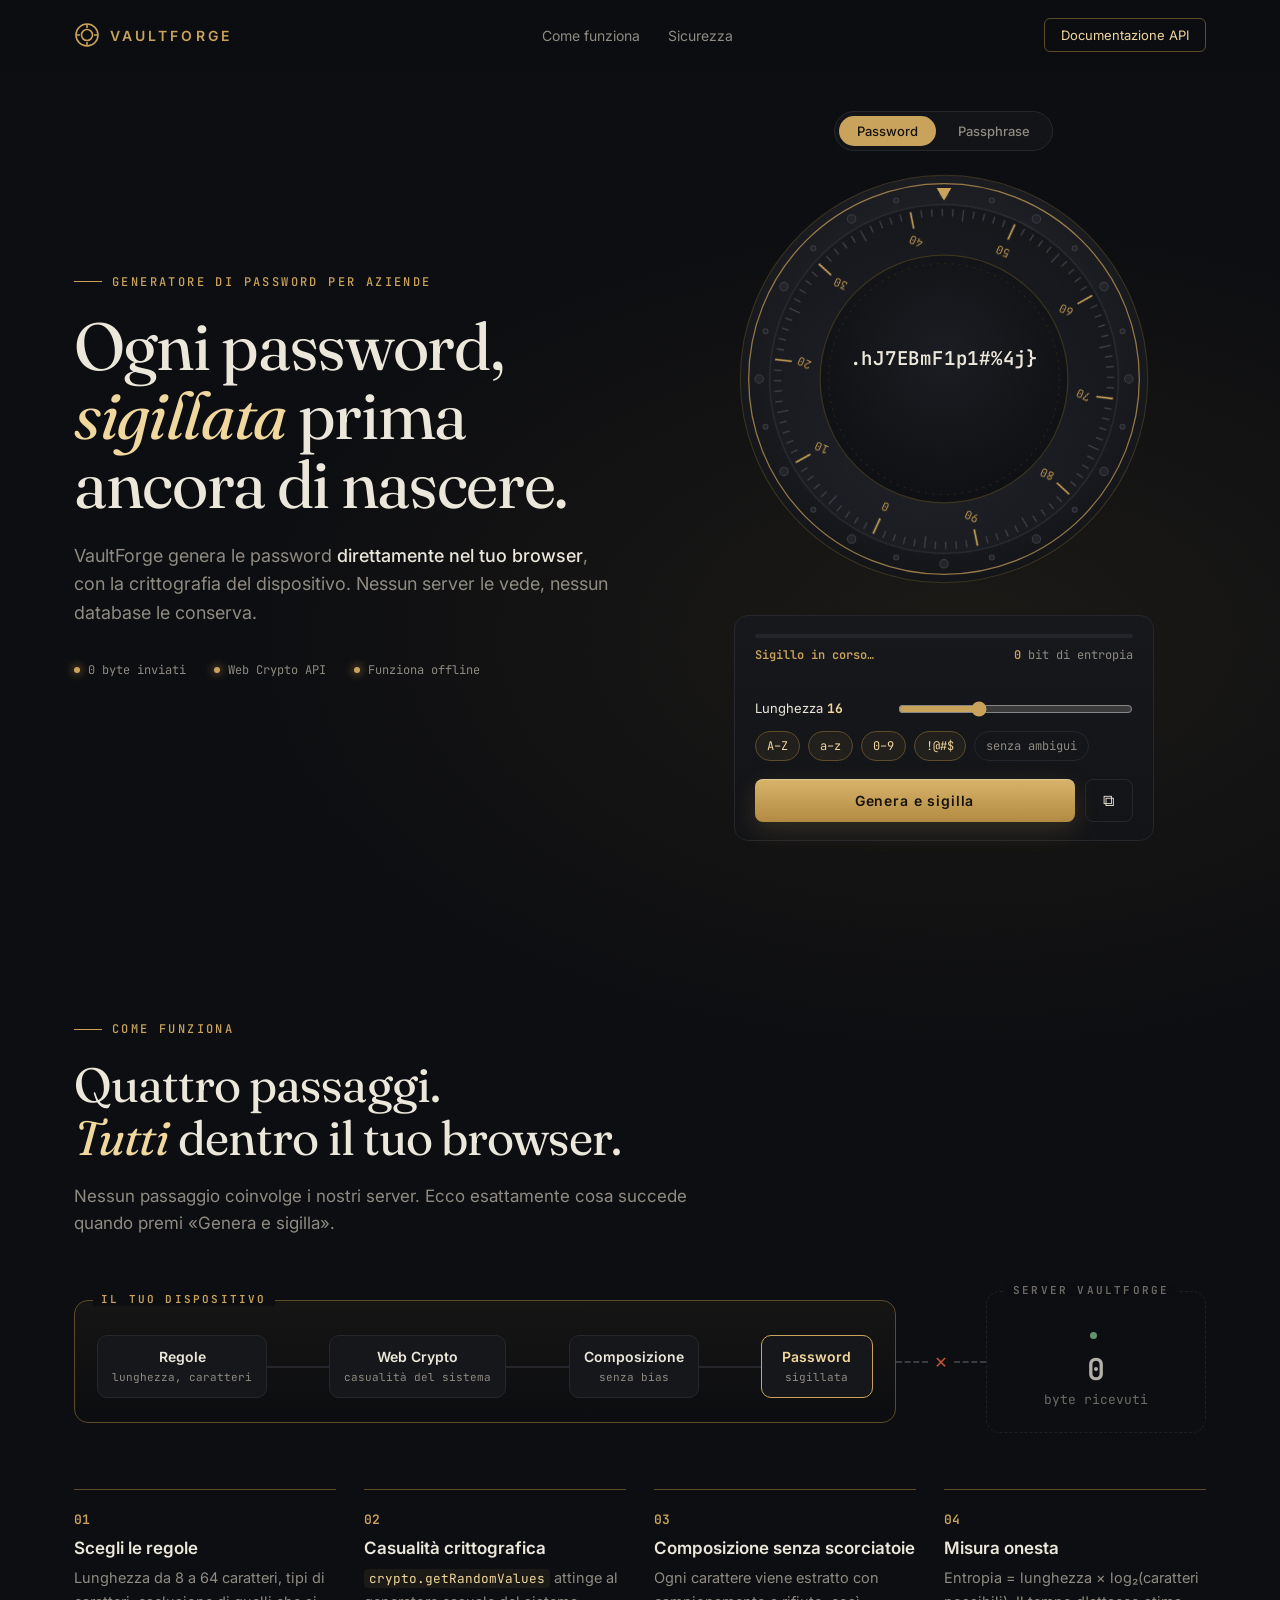
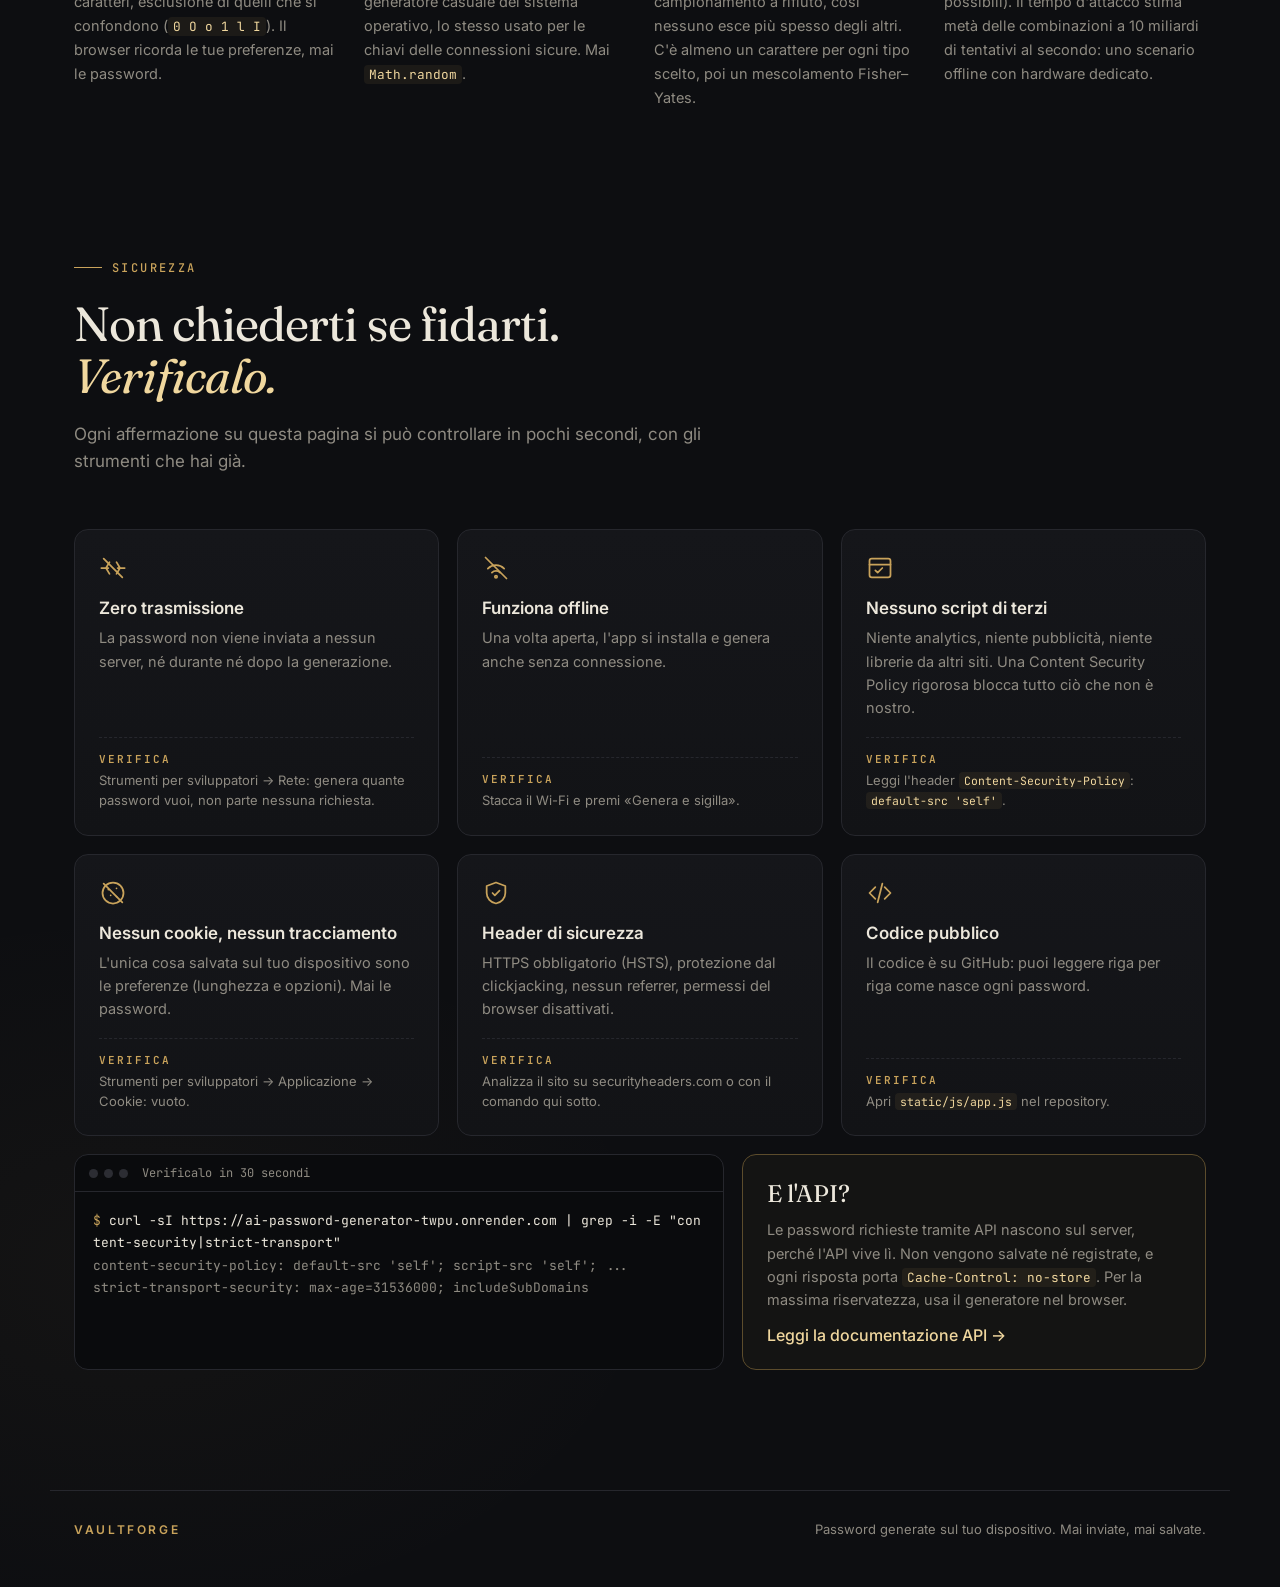
<file: docs/superpowers/specs/2026-11-05-passphrase-prototipo.html>
<!DOCTYPE html>
<html lang="it">
<head>
<meta charset="utf-8">
<meta name="viewport" content="width=device-width, initial-scale=1">
<title>VaultForge · Passphrase (bozza)</title>
<link rel="preconnect" href="https://fonts.googleapis.com">
<link href="https://fonts.googleapis.com/css2?family=Fraunces:ital,opsz,wght@0,9..144,400;0,9..144,600;1,9..144,400;1,9..144,600&family=Inter:wght@400;500;600&family=JetBrains+Mono:wght@400;600&family=Space+Grotesk:wght@400;500;700&display=swap" rel="stylesheet">
<style>
  :root{
    --bg:#0d0e11; --surface:#15161a; --line:#26272d; --text:#ece7db; --muted:#8f8b82;
    --brass:#c9a35b; --brass-hi:#f0d79e; --brass-dim:#5c4c2c; --ok:#7fbf8e;
    --display:"Fraunces", Georgia, serif; --body:"Inter", system-ui, sans-serif;
    --mono:"JetBrains Mono", ui-monospace, Consolas, monospace;
  }
  body.t-tecnica{ --display:"Space Grotesk", system-ui, sans-serif; --body:"Space Grotesk", system-ui, sans-serif; }
  *{box-sizing:border-box;margin:0}
  body{background:
      radial-gradient(1200px 700px at 75% 20%, rgba(201,163,91,.08), transparent 60%),
      radial-gradient(900px 600px at 10% 90%, rgba(201,163,91,.04), transparent 60%),
      var(--bg);
    color:var(--text);font-family:var(--body);min-height:100vh;-webkit-font-smoothing:antialiased}
  .proto-bar{position:fixed;right:14px;bottom:14px;z-index:10;display:flex;gap:6px;align-items:center;
    background:#1b1c21;border:1px solid var(--line);border-radius:999px;padding:6px 8px 6px 14px;font:12px var(--body);color:var(--muted)}
  .proto-bar button{font:inherit;color:var(--text);background:transparent;border:1px solid var(--line);border-radius:999px;padding:5px 12px;cursor:pointer}
  .proto-bar button.on{background:var(--brass);color:#141414;border-color:var(--brass)}

  nav{display:flex;align-items:center;justify-content:space-between;max-width:1180px;margin:0 auto;padding:22px 24px}
  .logo{display:flex;align-items:center;gap:10px;font:600 14px var(--body);letter-spacing:.22em;color:var(--brass)}
  .links{display:flex;gap:28px;font-size:14px;color:var(--muted)}
  .links a{color:inherit;text-decoration:none}
  .ghost{border:1px solid var(--brass-dim);color:var(--brass-hi);padding:8px 16px;border-radius:6px;font-size:13px;text-decoration:none}

  .hero{max-width:1180px;margin:0 auto;padding:40px 24px 70px;display:grid;grid-template-columns:1.05fr 1fr;gap:56px;align-items:center}
  .eyebrow{font:500 12px var(--mono);letter-spacing:.2em;color:var(--brass);margin-bottom:22px;display:flex;align-items:center;gap:10px}
  .eyebrow::before{content:"";width:28px;height:1px;background:var(--brass)}
  h1{font-family:var(--display);font-weight:400;font-size:clamp(40px,5.2vw,68px);line-height:1.04;letter-spacing:-.02em}
  h1 em{font-style:italic;color:var(--brass-hi)}
  body.t-tecnica h1{font-weight:500;letter-spacing:-.035em}
  body.t-tecnica h1 em{font-style:normal}
  .lead{margin-top:22px;font-size:18px;line-height:1.6;color:var(--muted);max-width:30em}
  .lead b{color:var(--text);font-weight:500}
  .proofs{margin-top:34px;display:grid;grid-template-columns:repeat(3,auto);gap:10px 28px;justify-content:start}
  .proof{font:12px var(--mono);color:var(--muted);display:flex;gap:8px;align-items:center}
  .proof i{width:6px;height:6px;border-radius:50%;background:var(--brass);box-shadow:0 0 10px var(--brass)}

  .vault{display:flex;flex-direction:column;align-items:center}
  .dial-wrap{position:relative;width:min(420px,88vw);aspect-ratio:1}
  .dial-wrap svg{width:100%;height:100%;display:block;overflow:visible}
  .face{position:absolute;inset:0;display:flex;flex-direction:column;align-items:center;justify-content:center;pointer-events:none}
  .pw{font:600 19px var(--mono);letter-spacing:.02em;max-width:52%;text-align:center;line-height:1.5;word-break:break-all;color:var(--brass-dim)}
  .pw .ch{display:inline-block;min-width:.62em;transition:color .25s}
  .pw .ch.lock{color:var(--text);animation:flash .6s ease-out}
  @keyframes flash{0%{color:var(--brass-hi);text-shadow:0 0 14px var(--brass)}100%{text-shadow:none}}
  .stamp{margin-top:14px;font:600 10px var(--mono);letter-spacing:.32em;color:var(--brass);border:1.5px solid var(--brass);border-radius:3px;padding:5px 10px 5px 12px;opacity:0;transform:scale(1.9) rotate(-9deg)}
  .stamp.show{animation:stamp .42s cubic-bezier(.2,1.5,.4,1) forwards}
  @keyframes stamp{to{opacity:1;transform:scale(1) rotate(-6deg)}}
  .bolt{fill:#24252b;stroke:#3a3b42;transition:fill .2s, filter .2s}
  .bolt.on{fill:var(--brass);stroke:var(--brass-hi);filter:drop-shadow(0 0 5px var(--brass))}

  .panel{width:min(420px,88vw);margin-top:26px;background:linear-gradient(180deg,#17181c,#131417);border:1px solid var(--line);border-radius:14px;padding:18px 20px}
  .meter{height:4px;background:#24252b;border-radius:2px;overflow:hidden}
  .meter b{display:block;height:100%;width:0;background:linear-gradient(90deg,var(--brass-dim),var(--brass),var(--brass-hi));transition:width .9s cubic-bezier(.2,.8,.2,1)}
  .stats{display:flex;justify-content:space-between;margin-top:9px;font:12px var(--mono);color:var(--muted)}
  .stats strong{color:var(--brass-hi);font-weight:600}
  .crack{font-size:12.5px;color:var(--muted);margin-top:4px}
  .row{display:flex;align-items:center;justify-content:space-between;margin-top:18px;font-size:13px}
  input[type=range]{width:62%;accent-color:var(--brass)}
  .chips{display:flex;flex-wrap:wrap;gap:8px;margin-top:14px}
  .chip{font:12px var(--mono);padding:6px 11px;border-radius:999px;border:1px solid var(--line);color:var(--muted);cursor:pointer;user-select:none}
  .chip.on{border-color:var(--brass-dim);color:var(--brass-hi);background:rgba(201,163,91,.07)}
  .actions{display:flex;gap:10px;margin-top:18px}
  .gen{flex:1;font:600 14px var(--body);letter-spacing:.06em;background:linear-gradient(180deg,#d8b46b,#b38a42);color:#16130c;border:0;border-radius:8px;padding:13px;cursor:pointer;box-shadow:0 1px 0 rgba(255,255,255,.25) inset,0 8px 24px rgba(201,163,91,.18)}
  .gen:active{transform:translateY(1px)}
  /* Colore per livello di robustezza: ottone quando va bene, ocra e rosso mattone quando no */
  body{--lvl:var(--brass)}
  body[data-level="very-strong"]{--lvl:var(--brass-hi)}
  body[data-level="fair"]{--lvl:#d0883a}
  body[data-level="weak"]{--lvl:#c4513b}
  body[data-level="fair"] .meter b, body[data-level="weak"] .meter b{background:var(--lvl)}
  #label{color:var(--lvl);font-weight:600}
  .stats strong{color:var(--lvl)}
  .stamp{color:var(--lvl);border-color:var(--lvl)}
  body[data-level="weak"] .bolt.on, body[data-level="fair"] .bolt.on{fill:var(--lvl);stroke:var(--lvl);filter:drop-shadow(0 0 5px var(--lvl))}
  body[data-level="weak"] .crack{color:#e08a76}
  body.stale .pw{opacity:.3;filter:blur(1.5px);transition:opacity .3s,filter .3s}
  body.stale .meter b{background:repeating-linear-gradient(90deg,var(--brass-dim) 0 6px,transparent 6px 10px)}
  body.stale .gen{animation:nudge 1.6s ease-in-out infinite}
  @keyframes nudge{0%,100%{box-shadow:0 1px 0 rgba(255,255,255,.25) inset,0 0 0 0 rgba(201,163,91,.5)}50%{box-shadow:0 1px 0 rgba(255,255,255,.25) inset,0 0 0 6px rgba(201,163,91,0)}}
  .copy{width:48px;border-radius:8px;border:1px solid var(--line);background:transparent;color:var(--text);cursor:pointer;font-size:16px}

  .how{max-width:1180px;margin:0 auto;padding:10px 24px 90px}
  .how h2{font-family:var(--display);font-weight:400;font-size:30px;margin-bottom:26px}
  .steps{display:grid;grid-template-columns:repeat(3,1fr);gap:18px}
  .step{border:1px solid var(--line);border-radius:12px;padding:22px;background:rgba(255,255,255,.015)}
  .step span{font:12px var(--mono);color:var(--brass)}
  .step h3{font-size:17px;margin:10px 0 8px;font-weight:600}
  .step p{color:var(--muted);font-size:14px;line-height:1.6}
  html{scroll-behavior:smooth}
  nav{position:sticky;top:0;z-index:5;backdrop-filter:blur(10px);background:rgba(13,14,17,.72);max-width:none;border-bottom:1px solid transparent;padding:18px max(24px,calc((100% - 1180px)/2 + 24px))}
  nav.scrolled{border-bottom-color:var(--line)}
  .sec{max-width:1180px;margin:0 auto;padding:110px 24px 40px;scroll-margin-top:60px}
  .sec-head{max-width:640px;margin-bottom:54px}
  .sec h2{font-family:var(--display);font-weight:400;font-size:clamp(32px,3.8vw,48px);line-height:1.1;letter-spacing:-.02em}
  .sec h2 em{font-style:italic;color:var(--brass-hi)}
  .sec-lead{margin-top:18px;color:var(--muted);font-size:17px;line-height:1.6}
  code{font-family:var(--mono);font-size:.88em;color:var(--brass-hi);background:rgba(201,163,91,.08);padding:1px 5px;border-radius:4px}

  /* diagramma */
  .flow{display:grid;grid-template-columns:1fr 90px 220px;align-items:center;margin-bottom:56px}
  .device,.server{position:relative;border:1px solid var(--brass-dim);border-radius:14px;padding:34px 22px 24px;background:linear-gradient(180deg,rgba(201,163,91,.05),transparent)}
  .server{border-color:var(--line);border-style:dashed;background:none;text-align:center;opacity:.75}
  .device-label{position:absolute;top:-9px;left:18px;background:var(--bg);padding:0 8px;font:600 11px var(--mono);letter-spacing:.2em;color:var(--brass)}
  .server .device-label{color:var(--muted)}
  .pipe{display:flex;align-items:center}
  .node{flex:0 0 auto;border:1px solid var(--line);background:#16171b;border-radius:10px;padding:12px 14px;text-align:center;min-width:112px}
  .node b{display:block;font-size:14px;font-weight:600}
  .node small{font:11px var(--mono);color:var(--muted)}
  .node-final{border-color:var(--brass)}
  .node-final b{color:var(--brass-hi)}
  .wire{flex:1;height:2px;background:var(--line);position:relative;overflow:hidden;min-width:18px}
  .wire i{position:absolute;inset:0;width:40%;background:linear-gradient(90deg,transparent,var(--brass-hi),transparent);transform:translateX(-120%)}
  .flow.pulse .wire i{animation:pulse .5s ease-in forwards}
  .flow.pulse .wire:nth-of-type(2) i{animation-delay:0s}
  .flow.pulse .wire:nth-of-type(4) i{animation-delay:.35s}
  .flow.pulse .wire:nth-of-type(6) i{animation-delay:.7s}
  .flow.pulse .node-final{animation:glow .8s 1.05s ease-out}
  @keyframes pulse{to{transform:translateX(260%)}}
  @keyframes glow{0%{box-shadow:0 0 0 0 rgba(240,215,158,.6)}100%{box-shadow:0 0 0 14px rgba(240,215,158,0)}}
  .cut{display:flex;align-items:center;justify-content:center;gap:6px;color:#c4513b;font-style:normal}
  .cut span{flex:1;height:0;border-top:2px dashed #3a3b42}
  .cut em{font-style:normal;font-size:16px}
  .zero{font:13px var(--mono);color:var(--muted)}
  .zero strong{font-size:30px;color:var(--text);display:block;margin:6px 0 2px;font-weight:600}
  .live{display:inline-block;width:7px;height:7px;border-radius:50%;background:var(--ok);margin-right:6px;animation:blink 2s infinite}
  @keyframes blink{50%{opacity:.25}}

  .steps4{list-style:none;padding:0;display:grid;grid-template-columns:repeat(4,1fr);gap:28px}
  .steps4 li{border-top:1px solid var(--brass-dim);padding-top:18px}
  .steps4 span{font:600 13px var(--mono);color:var(--brass)}
  .steps4 h3{font-size:17px;font-weight:600;margin:10px 0 8px}
  .steps4 p{color:var(--muted);font-size:14.5px;line-height:1.65}

  /* sicurezza */
  .grid6{display:grid;grid-template-columns:repeat(3,1fr);gap:18px}
  .sc{border:1px solid var(--line);border-radius:14px;padding:24px;background:linear-gradient(180deg,#15161a,#121316);display:flex;flex-direction:column;transition:border-color .25s,transform .25s}
  .sc:hover{border-color:var(--brass-dim);transform:translateY(-2px)}
  .sc svg{width:28px;height:28px;fill:none;stroke:var(--brass);stroke-width:1.5;stroke-linecap:round;stroke-linejoin:round}
  .sc h3{font-size:17px;font-weight:600;margin:16px 0 8px}
  .sc p{color:var(--muted);font-size:14.5px;line-height:1.6;flex:1}
  .verify{margin-top:18px;padding-top:14px;border-top:1px dashed var(--line);font-size:13px;color:var(--muted);line-height:1.55}
  .verify b{display:block;font:600 11px var(--mono);letter-spacing:.18em;color:var(--brass);margin-bottom:4px;text-transform:uppercase}
  .sec-bottom{display:grid;grid-template-columns:1.4fr 1fr;gap:18px;margin-top:18px}
  .term{border:1px solid var(--line);border-radius:14px;overflow:hidden;background:#0a0b0d}
  .term-bar{display:flex;align-items:center;gap:6px;padding:10px 14px;border-bottom:1px solid var(--line);font:12px var(--mono);color:var(--muted)}
  .term-bar i{width:9px;height:9px;border-radius:50%;background:#2c2d33}
  .term-bar span{margin-left:8px}
  .term pre{padding:18px;font:13px/1.7 var(--mono);color:var(--text);white-space:pre-wrap;word-break:break-all}
  .term .p{color:var(--brass)} .term .o{color:var(--muted)}
  .api-note{border:1px solid var(--brass-dim);border-radius:14px;padding:24px;background:rgba(201,163,91,.04)}
  .api-note h3{font-family:var(--display);font-weight:400;font-size:24px;margin-bottom:10px}
  .api-note p{color:var(--muted);font-size:14.5px;line-height:1.6}
  .api-note a{display:inline-block;margin-top:14px;color:var(--brass-hi);text-decoration:none;font-weight:500}
  .foot{max-width:1180px;margin:80px auto 0;padding:30px 24px 50px;border-top:1px solid var(--line);display:flex;justify-content:space-between;color:var(--muted);font-size:13px}
  .logo.small{font-size:12px}

  /* comparsa allo scroll */
  .reveal{opacity:0;transform:translateY(18px);transition:opacity .7s ease,transform .7s cubic-bezier(.2,.8,.2,1)}
  .reveal.in{opacity:1;transform:none}
  @media (max-width:900px){
    .flow{grid-template-columns:1fr}.cut{transform:rotate(90deg);height:60px}.pipe{flex-direction:column;gap:0}.wire{width:2px;height:22px;min-width:0;flex:none}
    .steps4,.grid6,.sec-bottom{grid-template-columns:1fr}
  }
  .modes{display:inline-flex;gap:4px;padding:4px;border:1px solid var(--line);border-radius:999px;background:#131417;margin-bottom:18px}
  .mode{font:500 13px var(--body);color:var(--muted);background:transparent;border:0;border-radius:999px;padding:7px 18px;cursor:pointer}
  .mode.on{background:var(--brass);color:#16130c}
  .pp-only{display:none!important}
  body.mode-pp .pp-only{display:flex!important}
  body.mode-pp .pw-only{display:none!important}
  .pw.words{word-break:normal}
  .pw.words .w{display:inline-block;white-space:nowrap}
  .sep-label{font:11px var(--mono);color:var(--muted);align-self:center;margin-left:6px}
  .hint-pp{font-size:12.5px;color:var(--muted);margin-top:12px;line-height:1.5}
  .toast{position:fixed;left:50%;bottom:28px;transform:translate(-50%,20px);opacity:0;background:#1f2025;border:1px solid var(--brass-dim);color:var(--brass-hi);padding:10px 16px;border-radius:8px;font-size:13px;transition:.25s}
  .toast.show{opacity:1;transform:translate(-50%,0)}
  @media (max-width:900px){.hero{grid-template-columns:1fr;gap:18px;padding-top:20px}.hero-text{display:contents}.hero .eyebrow{order:1;margin-bottom:0}.hero h1{order:2;font-size:clamp(34px,9vw,44px)}.vault{order:3;margin:8px 0 12px}.hero .lead{order:4;margin-top:6px}.hero .proofs{order:5;margin-top:0}.links{display:none}.steps{grid-template-columns:1fr}.proofs{grid-template-columns:1fr}}
  @media (prefers-reduced-motion:reduce){*{animation-duration:.01ms!important;transition-duration:.01ms!important}}
</style>
</head>
<body class="t-classica">

<nav>
  <div class="logo">
    <svg width="26" height="26" viewBox="0 0 26 26" fill="none" stroke="#c9a35b" stroke-width="1.6"><circle cx="13" cy="13" r="11"/><circle cx="13" cy="13" r="5.5"/><path d="M13 2v4M13 20v4M2 13h4M20 13h4"/></svg>
    VAULTFORGE
  </div>
  <div class="links"><a href="#come-funziona">Come funziona</a><a href="#sicurezza">Sicurezza</a></div>
  <a class="ghost" href="#">Documentazione API</a>
</nav>

<section class="hero">
  <div class="hero-text">
    <div class="eyebrow">GENERATORE DI PASSWORD PER AZIENDE</div>
    <h1>Ogni password,<br><em>sigillata</em> prima<br>ancora di nascere.</h1>
    <p class="lead">VaultForge genera le password <b>direttamente nel tuo browser</b>, con la crittografia del dispositivo. Nessun server le vede, nessun database le conserva.</p>
    <div class="proofs">
      <div class="proof"><i></i>0 byte inviati</div>
      <div class="proof"><i></i>Web Crypto API</div>
      <div class="proof"><i></i>Funziona offline</div>
    </div>
  </div>

  <div class="vault">
    <div class="modes" role="group" aria-label="Tipo di password">
      <button class="mode on" data-m="pw">Password</button>
      <button class="mode" data-m="pp">Passphrase</button>
    </div>
    <div class="dial-wrap">
      <svg viewBox="0 0 400 400" aria-hidden="true">
        <defs>
          <radialGradient id="bezel" cx="50%" cy="40%" r="60%"><stop offset="0" stop-color="#2a2b31"/><stop offset="1" stop-color="#141519"/></radialGradient>
          <radialGradient id="ringg" cx="50%" cy="35%" r="65%"><stop offset="0" stop-color="#22232a"/><stop offset="1" stop-color="#16171b"/></radialGradient>
          <radialGradient id="faceg" cx="50%" cy="40%" r="60%"><stop offset="0" stop-color="#1c1d22"/><stop offset="1" stop-color="#0f1013"/></radialGradient>
        </defs>
        <circle cx="200" cy="200" r="194" fill="url(#bezel)" stroke="#3a3320" stroke-width="1"/>
        <circle cx="200" cy="200" r="186" fill="none" stroke="#c9a35b" stroke-width="1.2" opacity=".7"/>
        <g id="bolts"></g>
        <g id="ring">
          <circle cx="200" cy="200" r="166" fill="url(#ringg)" stroke="#2e2f36"/>
          <g id="ticks"></g>
        </g>
        <path d="M200 30 l-7 -12 h14 z" fill="#c9a35b"/>
        <circle cx="200" cy="200" r="118" fill="url(#faceg)" stroke="#3a3320" stroke-width="1.2"/>
        <circle cx="200" cy="200" r="110" fill="none" stroke="#2a2418" stroke-dasharray="2 5"/>
      </svg>
      <div class="face">
        <div id="pw" class="pw"></div>
        <div id="stamp" class="stamp">● SIGILLATA</div>
      </div>
    </div>

    <div class="panel">
      <div class="meter"><b id="meter"></b></div>
      <div class="stats"><span id="label">—</span><span><strong id="bits">0</strong> bit di entropia</span></div>
      <div class="crack" id="crack">&nbsp;</div>
      <div class="row"><span><span id="lenname">Lunghezza</span> <strong id="lenv" style="color:var(--brass-hi);font-family:var(--mono)">16</strong></span><input id="len" type="range" min="8" max="32" value="16"></div>
      <div class="chips pw-only">
        <span class="chip on" data-k="upper">A–Z</span><span class="chip on" data-k="lower">a–z</span>
        <span class="chip on" data-k="digits">0–9</span><span class="chip on" data-k="symbols">!@#$</span>
        <span class="chip" data-k="amb">senza ambigui</span>
      </div>
      <div class="chips pp-only">
        <span class="chip on" data-p="cap">Maiuscola</span><span class="chip on" data-p="num">Cifra finale</span>
        <span class="sep-label">separatore</span>
        <span class="chip on" data-s="-">-</span><span class="chip" data-s=".">.</span><span class="chip" data-s="_">_</span><span class="chip" data-s=" ">spazio</span>
      </div>
      <p class="hint-pp pp-only">Per le password da ricordare e digitare: computer, gestore di password, Wi-Fi.</p>
      <div class="actions">
        <button class="gen" id="gen">Genera e sigilla</button>
        <button class="copy" id="copy" title="Copia">⧉</button>
      </div>
    </div>
  </div>
</section>

<!-- ============ COME FUNZIONA ============ -->
<section class="sec" id="come-funziona">
  <div class="sec-head reveal">
    <div class="eyebrow">COME FUNZIONA</div>
    <h2>Quattro passaggi.<br><em>Tutti</em> dentro il tuo browser.</h2>
    <p class="sec-lead">Nessun passaggio coinvolge i nostri server. Ecco esattamente cosa succede quando premi «Genera e sigilla».</p>
  </div>

  <div class="flow reveal" id="flow" aria-hidden="true">
    <div class="device">
      <div class="device-label">IL TUO DISPOSITIVO</div>
      <div class="pipe">
        <div class="node"><b>Regole</b><small>lunghezza, caratteri</small></div>
        <div class="wire"><i></i></div>
        <div class="node"><b>Web Crypto</b><small>casualità del sistema</small></div>
        <div class="wire"><i></i></div>
        <div class="node"><b>Composizione</b><small>senza bias</small></div>
        <div class="wire"><i></i></div>
        <div class="node node-final"><b>Password</b><small>sigillata</small></div>
      </div>
    </div>
    <div class="cut"><span></span><em>✕</em><span></span></div>
    <div class="server">
      <div class="device-label">SERVER VAULTFORGE</div>
      <div class="zero"><span class="live"></span><strong>0</strong> byte ricevuti</div>
    </div>
  </div>

  <ol class="steps4">
    <li class="reveal"><span>01</span><h3>Scegli le regole</h3><p>Lunghezza da 8 a 64 caratteri, tipi di caratteri, esclusione di quelli che si confondono (<code>0 O o 1 l I</code>). Il browser ricorda le tue preferenze, mai le password.</p></li>
    <li class="reveal"><span>02</span><h3>Casualità crittografica</h3><p><code>crypto.getRandomValues</code> attinge al generatore casuale del sistema operativo, lo stesso usato per le chiavi delle connessioni sicure. Mai <code>Math.random</code>.</p></li>
    <li class="reveal"><span>03</span><h3>Composizione senza scorciatoie</h3><p>Ogni carattere viene estratto con campionamento a rifiuto, così nessuno esce più spesso degli altri. C'è almeno un carattere per ogni tipo scelto, poi un mescolamento Fisher–Yates.</p></li>
    <li class="reveal"><span>04</span><h3>Misura onesta</h3><p>Entropia = lunghezza × log₂(caratteri possibili). Il tempo d'attacco stima metà delle combinazioni a 10 miliardi di tentativi al secondo: uno scenario offline con hardware dedicato.</p></li>
  </ol>
</section>

<!-- ============ SICUREZZA ============ -->
<section class="sec" id="sicurezza">
  <div class="sec-head reveal">
    <div class="eyebrow">SICUREZZA</div>
    <h2>Non chiederti se fidarti.<br><em>Verificalo.</em></h2>
    <p class="sec-lead">Ogni affermazione su questa pagina si può controllare in pochi secondi, con gli strumenti che hai già.</p>
  </div>

  <div class="grid6">
    <article class="sc reveal">
      <svg viewBox="0 0 24 24"><path d="M2 12h6m8 0h6M9 7l-3 5 3 5M15 7l3 5-3 5"/><path d="M4 4l16 16"/></svg>
      <h3>Zero trasmissione</h3>
      <p>La password non viene inviata a nessun server, né durante né dopo la generazione.</p>
      <div class="verify"><b>Verifica</b> Strumenti per sviluppatori → Rete: genera quante password vuoi, non parte nessuna richiesta.</div>
    </article>
    <article class="sc reveal">
      <svg viewBox="0 0 24 24"><path d="M5 12.5a10 10 0 0 1 14 0M8.5 16a5 5 0 0 1 7 0"/><circle cx="12" cy="19.5" r="1"/><path d="M3 3l18 18"/></svg>
      <h3>Funziona offline</h3>
      <p>Una volta aperta, l'app si installa e genera anche senza connessione.</p>
      <div class="verify"><b>Verifica</b> Stacca il Wi-Fi e premi «Genera e sigilla».</div>
    </article>
    <article class="sc reveal">
      <svg viewBox="0 0 24 24"><rect x="3" y="4" width="18" height="16" rx="2"/><path d="M3 9h18M8 14l2 2 4-4"/></svg>
      <h3>Nessuno script di terzi</h3>
      <p>Niente analytics, niente pubblicità, niente librerie da altri siti. Una Content Security Policy rigorosa blocca tutto ciò che non è nostro.</p>
      <div class="verify"><b>Verifica</b> Leggi l'header <code>Content-Security-Policy</code>: <code>default-src 'self'</code>.</div>
    </article>
    <article class="sc reveal">
      <svg viewBox="0 0 24 24"><circle cx="12" cy="12" r="9"/><path d="M8 9h.01M15 8h.01M10 14h.01M15 15h.01"/><path d="M4 4l16 16"/></svg>
      <h3>Nessun cookie, nessun tracciamento</h3>
      <p>L'unica cosa salvata sul tuo dispositivo sono le preferenze (lunghezza e opzioni). Mai le password.</p>
      <div class="verify"><b>Verifica</b> Strumenti per sviluppatori → Applicazione → Cookie: vuoto.</div>
    </article>
    <article class="sc reveal">
      <svg viewBox="0 0 24 24"><path d="M12 3l8 3v6c0 4.5-3.4 8.2-8 9-4.6-.8-8-4.5-8-9V6z"/><path d="M9 12l2 2 4-4"/></svg>
      <h3>Header di sicurezza</h3>
      <p>HTTPS obbligatorio (HSTS), protezione dal clickjacking, nessun referrer, permessi del browser disattivati.</p>
      <div class="verify"><b>Verifica</b> Analizza il sito su securityheaders.com o con il comando qui sotto.</div>
    </article>
    <article class="sc reveal">
      <svg viewBox="0 0 24 24"><path d="M8 7l-5 5 5 5M16 7l5 5-5 5M14 4l-4 16"/></svg>
      <h3>Codice pubblico</h3>
      <p>Il codice è su GitHub: puoi leggere riga per riga come nasce ogni password.</p>
      <div class="verify"><b>Verifica</b> Apri <code>static/js/app.js</code> nel repository.</div>
    </article>
  </div>

  <div class="sec-bottom">
    <div class="term reveal">
      <div class="term-bar"><i></i><i></i><i></i><span>Verificalo in 30 secondi</span></div>
<pre><span class="p">$</span> curl -sI https://ai-password-generator-twpu.onrender.com | grep -i -E "content-security|strict-transport"
<span class="o">content-security-policy: default-src 'self'; script-src 'self'; ...
strict-transport-security: max-age=31536000; includeSubDomains</span></pre>
    </div>
    <aside class="api-note reveal">
      <h3>E l'API?</h3>
      <p>Le password richieste tramite API nascono sul server, perché l'API vive lì. Non vengono salvate né registrate, e ogni risposta porta <code>Cache-Control: no-store</code>. Per la massima riservatezza, usa il generatore nel browser.</p>
      <a href="#">Leggi la documentazione API →</a>
    </aside>
  </div>
</section>

<footer class="foot">
  <div class="logo small">VAULTFORGE</div>
  <span>Password generate sul tuo dispositivo. Mai inviate, mai salvate.</span>
</footer>
<div class="toast" id="toast">Copiata negli appunti</div>

<script>
const $ = s => document.querySelector(s);
const NS = "http://www.w3.org/2000/svg";
const C = 200;
const polar = (r, deg) => { const a = (deg - 90) * Math.PI / 180; return [C + r * Math.cos(a), C + r * Math.sin(a)]; };

// ticks on rotating ring
const ticks = $("#ticks");
for (let i = 0; i < 100; i++) {
  const deg = i * 3.6, major = i % 10 === 0, mid = i % 5 === 0;
  const [x1, y1] = polar(162, deg), [x2, y2] = polar(major ? 146 : mid ? 151 : 155, deg);
  const l = document.createElementNS(NS, "line");
  Object.entries({x1, y1, x2, y2, stroke: major ? "#c9a35b" : "#4a4b52", "stroke-width": major ? 1.6 : 1}).forEach(([k, v]) => l.setAttribute(k, v));
  ticks.appendChild(l);
  if (major) {
    const [tx, ty] = polar(134, deg);
    const t = document.createElementNS(NS, "text");
    t.setAttribute("x", tx); t.setAttribute("y", ty + 4); t.setAttribute("text-anchor", "middle");
    t.setAttribute("fill", "#b89350"); t.setAttribute("font-size", "11"); t.setAttribute("font-family", "JetBrains Mono, monospace");
    t.textContent = i; ticks.appendChild(t);
  }
}
// bolts on bezel
const boltsG = $("#bolts"), bolts = [];
for (let i = 0; i < 24; i++) {
  const [x, y] = polar(176, i * 15);
  const c = document.createElementNS(NS, "circle");
  c.setAttribute("cx", x); c.setAttribute("cy", y); c.setAttribute("r", i % 2 ? 2.4 : 4); c.setAttribute("class", "bolt");
  boltsG.appendChild(c); bolts.push(c);
}

// password generation (Web Crypto, no modulo bias)
const SETS = { upper: "ABCDEFGHIJKLMNOPQRSTUVWXYZ", lower: "abcdefghijklmnopqrstuvwxyz", digits: "0123456789", symbols: "!@#$%^&*()-_=+[]{};:,.?" };
const AMB = /[0Oo1lI]/g;
const WORDS = ["abaco", "abbaglio", "abbinato", "abete", "abisso", "abolire", "abrasivo", "abrogato", "accadere", "accenno", "accusato", "acetone", "achille", "acido", "acqua", "acre", "acrilico", "acrobata", "acuto", "adagio", "addebito", "addome", "adeguato", "aderire", "adipe", "adottare", "adulare", "affabile", "affetto", "affisso", "affranto", "aforisma", "afoso", "africano", "agave", "agente", "agevole", "aggancio", "agire", "agitare", "agonismo", "agricolo", "agrumeto", "aguzzo", "alabarda", "alato", "albatro", "alberato", "albo", "albume", "alce", "alcolico", "alettone", "alfa", "algebra", "aliante", "alibi", "alimento", "allagato", "allegro", "allievo", "allodola", "allusivo", "almeno", "alogeno", "alpaca", "alpestre", "altalena", "alterno", "alticcio", "altrove", "alunno", "alveolo", "alzare", "amalgama", "amanita", "amarena", "ambito", "ambrato", "ameba", "america", "ametista", "amico", "ammasso", "ammenda", "ammirare", "ammonito", "amore", "ampio", "ampliare", "amuleto", "anacardo", "anagrafe", "analista", "anarchia", "anatra", "anca", "ancella", "ancora", "andare", "andrea", "anello", "angelo", "angolare", "angusto", "anima", "annegare", "annidato", "anno", "annuncio", "anonimo", "anticipo", "anzi", "apatico", "apertura", "apode", "apparire", "appetito", "appoggio", "approdo", "appunto", "aprile", "arabica", "arachide", "aragosta", "araldica", "arancio", "aratura", "arazzo", "arbitro", "archivio", "ardito", "arenile", "argento", "argine", "arguto", "aria", "armonia", "arnese", "arredato", "arringa", "arrosto", "arsenico", "arso", "artefice", "arzillo", "asciutto", "ascolto", "asepsi", "asettico", "asfalto", "asino", "asola", "aspirato", "aspro", "assaggio", "asse", "assoluto", "assurdo", "asta", "astenuto", "astice", "astratto", "atavico", "ateismo", "atomico", "atono", "attesa", "attivare", "attorno", "attrito", "attuale", "ausilio", "austria", "autista", "autonomo", "autunno", "avanzato", "avere", "avvenire", "avviso", "avvolgere", "azione", "azoto", "azzimo", "azzurro", "babele", "baccano", "bacino", "baco", "badessa", "badilata", "bagnato", "baita", "balcone", "baldo", "balena", "ballata", "balzano", "bambino", "bandire", "baraonda", "barbaro", "barca", "baritono", "barlume", "barocco", "basilico", "basso", "batosta", "battuto", "baule", "bava", "bavosa", "becco", "beffa", "belgio", "belva", "benda", "benevole", "benigno", "benzina", "bere", "berlina", "beta", "bibita", "bici", "bidone", "bifido", "biga", "bilancia", "bimbo", "binocolo", "biologo", "bipede", "bipolare", "birbante", "birra", "biscotto", "bisesto", "bisnonno", "bisonte", "bisturi", "bizzarro", "blando", "blatta", "bollito", "bonifico", "bordo", "bosco", "botanico", "bottino", "bozzolo", "braccio", "bradipo", "brama", "branca", "bravura", "bretella", "brevetto", "brezza", "briglia", "brillante", "brindare", "broccolo", "brodo", "bronzina", "brullo", "bruno", "bubbone", "buca", "budino", "buffone", "buio", "bulbo", "buono", "burlone", "burrasca", "bussola", "busta", "cadetto", "caduco", "calamaro", "calcolo", "calesse", "calibro", "calmo", "caloria", "cambusa", "camerata", "camicia", "cammino", "camola", "campale", "canapa", "candela", "cane", "canino", "canotto", "cantina", "capace", "capello", "capitolo", "capogiro", "cappero", "capra", "capsula", "carapace", "carcassa", "cardo", "carisma", "carovana", "carretto", "cartolina", "casaccio", "cascata", "caserma", "caso", "cassone", "castello", "casuale", "catasta", "catena", "catrame", "cauto", "cavillo", "cedibile", "cedrata", "cefalo", "celebre", "cellulare", "cena", "cenone", "centesimo", "ceramica", "cercare", "certo", "cerume", "cervello", "cesoia", "cespo", "ceto", "chela", "chiaro", "chicca", "chiedere", "chimera", "china", "chirurgo", "chitarra", "ciao", "ciclismo", "cifrare", "cigno", "cilindro", "ciottolo", "circa", "cirrosi", "citrico", "cittadino", "ciuffo", "civetta", "civile", "classico", "clinica", "cloro", "cocco", "codardo", "codice", "coerente", "cognome", "collare", "colmato", "colore", "colposo", "coltivato", "colza", "coma", "cometa", "commando", "comodo", "computer", "comune", "conciso", "condurre", "conferma", "congelare", "coniuge", "connesso", "conoscere", "consumo", "continuo", "convegno", "coperto", "copione", "coppia", "copricapo", "corazza", "cordata", "coricato", "cornice", "corolla", "corpo", "corredo", "corsia", "cortese", "cosmico", "costante", "cottura", "covato", "cratere", "cravatta", "creato", "credere", "cremoso", "crescita", "creta", "criceto", "crinale", "crisi", "critico", "croce", "cronaca", "crostata", "cruciale", "crusca", "cucire", "cuculo", "cugino", "cullato", "cupola", "curatore", "cursore", "curvo", "cuscino", "custode", "dado", "daino", "dalmata", "damerino", "daniela", "dannoso", "danzare", "datato", "davanti", "davvero", "debutto", "decennio", "deciso", "declino", "decollo", "decreto", "dedicato", "definito", "deforme", "degno", "delegare", "delfino", "delirio", "delta", "demenza", "denotato", "dentro", "deposito", "derapata", "derivare", "deroga", "descritto", "deserto", "desiderio", "desumere", "detersivo", "devoto", "diametro", "dicembre", "diedro", "difeso", "diffuso", "digerire", "digitale", "diluvio", "dinamico", "dinnanzi", "dipinto", "diploma", "dipolo", "diradare", "dire", "dirotto", "dirupo", "disagio", "discreto", "disfare", "disgelo", "disposto", "distanza", "disumano", "dito", "divano", "divelto", "dividere", "divorato", "doblone", "docente", "doganale", "dogma", "dolce", "domato", "domenica", "dominare", "dondolo", "dono", "dormire", "dote", "dottore", "dovuto", "dozzina", "drago", "druido", "dubbio", "dubitare", "ducale", "duna", "duomo", "duplice", "duraturo", "ebano", "eccesso", "ecco", "eclissi", "economia", "edera", "edicola", "edile", "editoria", "educare", "egemonia", "egli", "egoismo", "egregio", "elaborato", "elargire", "elegante", "elencato", "eletto", "elevare", "elfico", "elica", "elmo", "elsa", "eluso", "emanato", "emblema", "emesso", "emiro", "emotivo", "emozione", "empirico", "emulo", "endemico", "enduro", "energia", "enfasi", "enoteca", "entrare", "enzima", "epatite", "epilogo", "episodio", "epocale", "eppure", "equatore", "erario", "erba", "erboso", "erede", "eremita", "erigere", "ermetico", "eroe", "erosivo", "errante", "esagono", "esame", "esanime", "esaudire", "esca", "esempio", "esercito", "esibito", "esigente", "esistere", "esito", "esofago", "esortato", "esoso", "espanso", "espresso", "essenza", "esso", "esteso", "estimare", "estonia", "estroso", "esultare", "etilico", "etnico", "etrusco", "etto", "euclideo", "europa", "evaso", "evidenza", "evitato", "evoluto", "evviva", "fabbrica", "faccenda", "fachiro", "falco", "famiglia", "fanale", "fanfara", "fango", "fantasma", "fare", "farfalla", "farinoso", "farmaco", "fascia", "fastoso", "fasullo", "faticare", "fato", "favoloso", "febbre", "fecola", "fede", "fegato", "felpa", "feltro", "femmina", "fendere", "fenomeno", "fermento", "ferro", "fertile", "fessura", "festivo", "fetta", "feudo", "fiaba", "fiducia", "fifa", "figurato", "filo", "finanza", "finestra", "finire", "fiore", "fiscale", "fisico", "fiume", "flacone", "flamenco", "flebo", "flemma", "florido", "fluente", "fluoro", "fobico", "focaccia", "focoso", "foderato", "foglio", "folata", "folclore", "folgore", "fondente", "fonetico", "fonia", "fontana", "forbito", "forchetta", "foresta", "formica", "fornaio", "foro", "fortezza", "forzare", "fosfato", "fosso", "fracasso", "frana", "frassino", "fratello", "freccetta", "frenata", "fresco", "frigo", "frollino", "fronde", "frugale", "frutta", "fucilata", "fucsia", "fuggente", "fulmine", "fulvo", "fumante", "fumetto", "fumoso", "fune", "funzione", "fuoco", "furbo", "furgone", "furore", "fuso", "futile", "gabbiano", "gaffe", "galateo", "gallina", "galoppo", "gambero", "gamma", "garanzia", "garbo", "garofano", "garzone", "gasdotto", "gasolio", "gastrico", "gatto", "gaudio", "gazebo", "gazzella", "geco", "gelatina", "gelso", "gemello", "gemmato", "gene", "genitore", "gennaio", "genotipo", "gergo", "ghepardo", "ghiaccio", "ghisa", "giallo", "gilda", "ginepro", "giocare", "gioiello", "giorno", "giove", "girato", "girone", "gittata", "giudizio", "giurato", "giusto", "globulo", "glutine", "gnomo", "gobba", "golf", "gomito", "gommone", "gonfio", "gonna", "governo", "gracile", "grado", "grafico", "grammo", "grande", "grattare", "gravoso", "grazia", "greca", "gregge", "grifone", "grigio", "grinza", "grotta", "gruppo", "guadagno", "guaio", "guanto", "guardare", "gufo", "guidare", "ibernato", "icona", "identico", "idillio", "idolo", "idra", "idrico", "idrogeno", "igiene", "ignaro", "ignorato", "ilare", "illeso", "illogico", "illudere", "imballo", "imbevuto", "imbocco", "imbuto", "immane", "immerso", "immolato", "impacco", "impeto", "impiego", "importo", "impronta", "inalare", "inarcare", "inattivo", "incanto", "incendio", "inchino", "incisivo", "incluso", "incontro", "incrocio", "incubo", "indagine", "india", "indole", "inedito", "infatti", "infilare", "inflitto", "ingaggio", "ingegno", "inglese", "ingordo", "ingrosso", "innesco", "inodore", "inoltrare", "inondato", "insano", "insetto", "insieme", "insonnia", "insulina", "intasato", "intero", "intonaco", "intuito", "inumidire", "invalido", "invece", "invito", "iperbole", "ipnotico", "ipotesi", "ippica", "iride", "irlanda", "ironico", "irrigato", "irrorare", "isolato", "isotopo", "isterico", "istituto", "istrice", "italia", "iterare", "labbro", "labirinto", "lacca", "lacerato", "lacrima", "lacuna", "laddove", "lago", "lampo", "lancetta", "lanterna", "lardoso", "larga", "laringe", "lastra", "latenza", "latino", "lattuga", "lavagna", "lavoro", "legale", "leggero", "lembo", "lentezza", "lenza", "leone", "lepre", "lesivo", "lessato", "lesto", "letterale", "leva", "levigato", "libero", "lido", "lievito", "lilla", "limatura", "limitare", "limpido", "lineare", "lingua", "liquido", "lira", "lirica", "lisca", "lite", "litigio", "livrea", "locanda", "lode", "logica", "lombare", "londra", "longevo", "loquace", "lorenzo", "loto", "lotteria", "luce", "lucidato", "lumaca", "luminoso", "lungo", "lupo", "luppolo", "lusinga", "lusso", "lutto", "macabro", "macchina", "macero", "macinato", "madama", "magico", "maglia", "magnete", "magro", "maiolica", "malafede", "malgrado", "malinteso", "malsano", "malto", "malumore", "mana", "mancia", "mandorla", "mangiare", "manifesto", "mannaro", "manovra", "mansarda", "mantide", "manubrio", "mappa", "maratona", "marcire", "maretta", "marmo", "marsupio", "maschera", "massaia", "mastino", "materasso", "matricola", "mattone", "maturo", "mazurca", "meandro", "meccanico", "mecenate", "medesimo", "meditare", "mega", "melassa", "melis", "melodia", "meninge", "meno", "mensola", "mercurio", "merenda", "merlo", "meschino", "mese", "messere", "mestolo", "metallo", "metodo", "mettere", "miagolare", "mica", "micelio", "michele", "microbo", "midollo", "miele", "migliore", "milano", "milite", "mimosa", "minerale", "mini", "minore", "mirino", "mirtillo", "miscela", "missiva", "misto", "misurare", "mitezza", "mitigare", "mitra", "mittente", "mnemonico", "modello", "modifica", "modulo", "mogano", "mogio", "mole", "molosso", "monastero", "monco", "mondina", "monetario", "monile", "monotono", "monsone", "montato", "monviso", "mora", "mordere", "morsicato", "mostro", "motivato", "motosega", "motto", "movenza", "movimento", "mozzo", "mucca", "mucosa", "muffa", "mughetto", "mugnaio", "mulatto", "mulinello", "multiplo", "mummia", "munto", "muovere", "murale", "musa", "muscolo", "musica", "mutevole", "muto", "nababbo", "nafta", "nanometro", "narciso", "narice", "narrato", "nascere", "nastrare", "naturale", "nautica", "naviglio", "nebulosa", "necrosi", "negativo", "negozio", "nemmeno", "neofita", "neretto", "nervo", "nessuno", "nettuno", "neutrale", "neve", "nevrotico", "nicchia", "ninfa", "nitido", "nobile", "nocivo", "nodo", "nome", "nomina", "nordico", "normale", "norvegese", "nostrano", "notare", "notizia", "notturno", "novella", "nucleo", "nulla", "numero", "nuovo", "nutrire", "nuvola", "nuziale", "oasi", "obbedire", "obbligo", "obelisco", "oblio", "obolo", "obsoleto", "occasione", "occhio", "occidente", "occorrere", "occultare", "ocra", "oculato", "odierno", "odorare", "offerta", "offrire", "offuscato", "oggetto", "oggi", "ognuno", "olandese", "olfatto", "oliato", "oliva", "ologramma", "oltre", "omaggio", "ombelico", "ombra", "omega", "omissione", "ondoso", "onere", "onice", "onnivoro", "onorevole", "onta", "operato", "opinione", "opposto", "oracolo", "orafo", "ordine", "orecchino", "orefice", "orfano", "organico", "origine", "orizzonte", "orma", "ormeggio", "ornativo", "orologio", "orrendo", "orribile", "ortensia", "ortica", "orzata", "orzo", "osare", "oscurare", "osmosi", "ospedale", "ospite", "ossa", "ossidare", "ostacolo", "oste", "otite", "otre", "ottagono", "ottimo", "ottobre", "ovale", "ovest", "ovino", "oviparo", "ovocito", "ovunque", "ovviare", "ozio", "pacchetto", "pace", "pacifico", "padella", "padrone", "paese", "paga", "pagina", "palazzina", "palesare", "pallido", "palo", "palude", "pandoro", "pannello", "paolo", "paonazzo", "paprica", "parabola", "parcella", "parere", "pargolo", "pari", "parlato", "parola", "partire", "parvenza", "parziale", "passivo", "pasticca", "patacca", "patologia", "pattume", "pavone", "peccato", "pedalare", "pedonale", "peggio", "peloso", "penare", "pendice", "penisola", "pennuto", "penombra", "pensare", "pentola", "pepe", "pepita", "perbene", "percorso", "perdonato", "perforare", "pergamena", "periodo", "permesso", "perno", "perplesso", "persuaso", "pertugio", "pervaso", "pesatore", "pesista", "peso", "pestifero", "petalo", "pettine", "petulante", "pezzo", "piacere", "pianta", "piattino", "piccino", "picozza", "piega", "pietra", "piffero", "pigiama", "pigolio", "pigro", "pila", "pilifero", "pillola", "pilota", "pimpante", "pineta", "pinna", "pinolo", "pioggia", "piombo", "piramide", "piretico", "pirite", "pirolisi", "pitone", "pizzico", "placebo", "planare", "plasma", "platano", "plenario", "pochezza", "poderoso", "podismo", "poesia", "poggiare", "polenta", "poligono", "pollice", "polmonite", "polpetta", "polso", "poltrona", "polvere", "pomice", "pomodoro", "ponte", "popoloso", "porfido", "poroso", "porpora", "porre", "portata", "posa", "positivo", "possesso", "postulato", "potassio", "potere", "pranzo", "prassi", "pratica", "precluso", "predica", "prefisso", "pregiato", "prelievo", "premere", "prenotare", "preparato", "presenza", "pretesto", "prevalso", "prima", "principe", "privato", "problema", "procura", "produrre", "profumo", "progetto", "prolunga", "promessa", "pronome", "proposta", "proroga", "proteso", "prova", "prudente", "prugna", "prurito", "psiche", "pubblico", "pudica", "pugilato", "pugno", "pulce", "pulito", "pulsante", "puntare", "pupazzo", "pupilla", "puro", "quadro", "qualcosa", "quasi", "querela", "quota", "raccolto", "raddoppio", "radicale", "radunato", "raffica", "ragazzo", "ragione", "ragno", "ramarro", "ramingo", "ramo", "randagio", "rantolare", "rapato", "rapina", "rappreso", "rasatura", "raschiato", "rasente", "rassegna", "rastrello", "rata", "ravveduto", "reale", "recepire", "recinto", "recluta", "recondito", "recupero", "reddito", "redimere", "regalato", "registro", "regola", "regresso", "relazione", "remare", "remoto", "renna", "replica", "reprimere", "reputare", "resa", "residente", "responso", "restauro", "rete", "retina", "retorica", "rettifica", "revocato", "riassunto", "ribadire", "ribelle", "ribrezzo", "ricarica", "ricco", "ricevere", "riciclato", "ricordo", "ricreduto", "ridicolo", "ridurre", "rifasare", "riflesso", "riforma", "rifugio", "rigare", "rigettato", "righello", "rilassato", "rilevato", "rimanere", "rimbalzo", "rimedio", "rimorchio", "rinascita", "rincaro", "rinforzo", "rinnovo", "rinomato", "rinsavito", "rintocco", "rinuncia", "rinvenire", "riparato", "ripetuto", "ripieno", "riportare", "ripresa", "ripulire", "risata", "rischio", "riserva", "risibile", "riso", "rispetto", "ristoro", "risultato", "risvolto", "ritardo", "ritegno", "ritmico", "ritrovo", "riunione", "riva", "riverso", "rivincita", "rivolto", "rizoma", "roba", "robotico", "robusto", "roccia", "roco", "rodaggio", "rodere", "roditore", "rogito", "rollio", "romantico", "rompere", "ronzio", "rosolare", "rospo", "rotante", "rotondo", "rotula", "rovescio", "rubizzo", "rubrica", "ruga", "rullino", "rumine", "rumoroso", "ruolo", "rupe", "russare", "rustico", "sabato", "sabbiare", "sabotato", "sagoma", "salasso", "saldatura", "salgemma", "salivare", "salmone", "salone", "saltare", "saluto", "salvo", "sapere", "sapido", "saporito", "saraceno", "sarcasmo", "sarto", "sassoso", "satellite", "satira", "satollo", "saturno", "savana", "savio", "saziato", "sbadiglio", "sbalzo", "sbancato", "sbarra", "sbattere", "sbavare", "sbendare", "sbirciare", "sbloccato", "sbocciato", "sbrinare", "sbruffone", "sbuffare", "scabroso", "scadenza", "scala", "scambiare", "scandalo", "scapola", "scarso", "scatenare", "scavato", "scelto", "scenico", "scettro", "scheda", "schiena", "sciarpa", "scienza", "scindere", "scippo", "sciroppo", "scivolo", "sclerare", "scodella", "scolpito", "scomparto", "sconforto", "scoprire", "scorta", "scossone", "scozzese", "scriba", "scrollare", "scrutinio", "scuderia", "scultore", "scuola", "scuro", "scusare", "sdebitare", "sdoganare", "seccatura", "secondo", "sedano", "seggiola", "segnalato", "segregato", "seguito", "selciato", "selettivo", "sella", "selvaggio", "semaforo", "sembrare", "seme", "seminato", "sempre", "senso", "sentire", "sepolto", "sequenza", "serata", "serbato", "sereno", "serio", "serpente", "serraglio", "servire", "sestina", "setola", "settimana", "sfacelo", "sfaldare", "sfamato", "sfarzoso", "sfaticato", "sfera", "sfida", "sfilato", "sfinge", "sfocato", "sfoderare", "sfogo", "sfoltire", "sforzato", "sfratto", "sfruttato", "sfuggito", "sfumare", "sfuso", "sgabello", "sgarbato", "sgonfiare", "sgorbio", "sgrassato", "sguardo", "sibilo", "siccome", "sierra", "sigla", "signore", "silenzio", "sillaba", "simbolo", "simpatico", "simulato", "sinfonia", "singolo", "sinistro", "sino", "sintesi", "sinusoide", "sipario", "sisma", "sistole", "situato", "slitta", "slogatura", "sloveno", "smarrito", "smemorato", "smentito", "smeraldo", "smilzo", "smontare", "smottato", "smussato", "snellire", "snervato", "snodo", "sobbalzo", "sobrio", "soccorso", "sociale", "sodale", "soffitto", "sogno", "soldato", "solenne", "solido", "sollazzo", "solo", "solubile", "solvente", "somatico", "somma", "sonda", "sonetto", "sonnifero", "sopire", "soppeso", "sopra", "sorgere", "sorpasso", "sorriso", "sorso", "sorteggio", "sorvolato", "sospiro", "sosta", "sottile", "spada", "spalla", "spargere", "spatola", "spavento", "spazzola", "specie", "spedire", "spegnere", "spelatura", "speranza", "spessore", "spettrale", "spezzato", "spia", "spigoloso", "spillato", "spinoso", "spirale", "splendido", "sportivo", "sposo", "spranga", "sprecare", "spronato", "spruzzo", "spuntino", "squillo", "sradicare", "srotolato", "stabile", "stacco", "staffa", "stagnare", "stampato", "stantio", "starnuto", "stasera", "statuto", "stelo", "steppa", "sterzo", "stiletto", "stima", "stirpe", "stivale", "stizzoso", "stonato", "storico", "strappo", "stregato", "stridulo", "strozzare", "strutto", "stuccare", "stufo", "stupendo", "subentro", "succoso", "sudore", "suggerito", "sugo", "sultano", "suonare", "superbo", "supporto", "surgelato", "surrogato", "sussurro", "sutura", "svagare", "svedese", "sveglio", "svelare", "svenuto", "svezia", "sviluppo", "svista", "svizzera", "svolta", "svuotare", "tabacco", "tabulato", "tacciare", "taciturno", "tale", "talismano", "tampone", "tannino", "tara", "tardivo", "targato", "tariffa", "tarpare", "tartaruga", "tasto", "tattico", "taverna", "tavolata", "tazza", "teca", "tecnico", "telefono", "temerario", "tempo", "temuto", "tendone", "tenero", "tensione", "tentacolo", "teorema", "terme", "terrazzo", "terzetto", "tesi", "tesserato", "testato", "tetro", "tettoia", "tifare", "tigella", "timbro", "tinto", "tipico", "tipografo", "tiraggio", "tiro", "titanio", "titolo", "titubante", "tizio", "tizzone", "toccare", "tollerare", "tolto", "tombola", "tomo", "tonfo", "tonsilla", "topazio", "topologia", "toppa", "torba", "tornare", "torrone", "tortora", "toscano", "tossire", "tostatura", "totano", "trabocco", "trachea", "trafila", "tragedia", "tralcio", "tramonto", "transito", "trapano", "trarre", "trasloco", "trattato", "trave", "treccia", "tremolio", "trespolo", "tributo", "tricheco", "trifoglio", "trillo", "trincea", "trio", "tristezza", "triturato", "trivella", "tromba", "trono", "troppo", "trottola", "trovare", "truccato", "tubatura", "tuffato", "tulipano", "tumulto", "tunisia", "turbare", "turchino", "tuta", "tutela", "ubicato", "uccello", "uccisore", "udire", "uditivo", "uffa", "ufficio", "uguale", "ulisse", "ultimato", "umano", "umile", "umorismo", "uncinetto", "ungere", "ungherese", "unicorno", "unificato", "unisono", "unitario", "unte", "uovo", "upupa", "uragano", "urgenza", "urlo", "usanza", "usato", "uscito", "usignolo", "usuraio", "utensile", "utilizzo", "utopia", "vacante", "vaccinato", "vagabondo", "vagliato", "valanga", "valgo", "valico", "valletta", "valoroso", "valutare", "valvola", "vampata", "vangare", "vanitoso", "vano", "vantaggio", "vanvera", "vapore", "varano", "varcato", "variante", "vasca", "vedetta", "vedova", "veduto", "vegetale", "veicolo", "velcro", "velina", "velluto", "veloce", "venato", "vendemmia", "vento", "verace", "verbale", "vergogna", "verifica", "vero", "verruca", "verticale", "vescica", "vessillo", "vestale", "veterano", "vetrina", "vetusto", "viandante", "vibrante", "vicenda", "vichingo", "vicinanza", "vidimare", "vigilia", "vigneto", "vigore", "vile", "villano", "vimini", "vincitore", "viola", "vipera", "virgola", "virologo", "virulento", "viscoso", "visione", "vispo", "vissuto", "visura", "vita", "vitello", "vittima", "vivanda", "vivido", "viziare", "voce", "voga", "volatile", "volere", "volpe", "voragine", "vulcano", "zampogna", "zanna", "zappato", "zattera", "zavorra", "zefiro", "zelante", "zelo", "zenzero", "zerbino", "zibetto", "zinco", "zircone", "zitto", "zolla", "zotico", "zucchero", "zufolo", "zulu", "zuppa"];
const pp = { cap: true, num: true, sep: "-" };
let mode = "pw";
const lens = { pw: 16, pp: 7 };
const opts = { upper: true, lower: true, digits: true, symbols: true, amb: false };
const rnd = n => { const lim = Math.floor(2 ** 32 / n) * n, b = new Uint32Array(1); do crypto.getRandomValues(b); while (b[0] >= lim); return b[0] % n; };
function pools() { return Object.keys(SETS).filter(k => opts[k]).map(k => opts.amb ? SETS[k].replace(AMB, "") : SETS[k]); }
function makePw(len) {
  const ps = pools(), all = ps.join(""), out = ps.map(p => p[rnd(p.length)]);
  while (out.length < len) out.push(all[rnd(all.length)]);
  for (let i = out.length - 1; i > 0; i--) { const j = rnd(i + 1); [out[i], out[j]] = [out[j], out[i]]; }
  return { pw: out.join(""), bits: len * Math.log2(all.length) };
}
function makePp(n) {
  const parts = [];
  for (let i = 0; i < n; i++) parts.push(WORDS[rnd(WORDS.length)]);
  if (pp.cap) parts[0] = parts[0][0].toUpperCase() + parts[0].slice(1);
  if (pp.num) parts[n - 1] += String(rnd(10));
  const groups = parts.map((w, i) => (i < n - 1 ? w + pp.sep : w));
  return { pw: groups.join(""), groups, bits: n * Math.log2(WORDS.length) + (pp.num ? Math.log2(10) : 0) };
}
function previewBits() {
  const n = +$("#len").value;
  return mode === "pp" ? n * Math.log2(WORDS.length) + (pp.num ? Math.log2(10) : 0) : n * Math.log2(pools().join("").length);
}
function fitText(el, lines, perLine) {
  const radius = (118 / 400) * el.parentElement.clientWidth * 0.94;
  let size = 19;
  while (size > 9) {
    if (Math.hypot((perLine * 0.62 * size) / 2, (lines * 1.5 * size + 54) / 2) <= radius) break;
    size -= 0.25;
  }
  el.style.fontSize = size + "px";
  el.style.maxWidth = (perLine * 0.62 + 0.1) + "em";
}
function crackText(bits) {
  const years = 2 ** (bits - 1) / 1e10 / 31557600;
  if (years > 1.38e10) return "Più a lungo dell'età dell'universo, a 10 miliardi di tentativi al secondo.";
  if (years > 1e6) return "Circa " + (years / 1e6).toLocaleString("it-IT", {maximumFractionDigits: 0}) + " milioni di anni per forzarla.";
  if (years > 1000) return "Circa " + Math.round(years / 1000).toLocaleString("it-IT") + " mila anni per forzarla.";
  if (years > 1) return "Circa " + Math.round(years).toLocaleString("it-IT") + " anni per forzarla.";
  return "Meno di un anno per forzarla: aumenta la lunghezza.";
}
// Stesse soglie di generator.py / app.js: <50 debole, <70 discreta, <100 forte, oltre molto forte.
const level = b => b >= 100 ? "very-strong" : b >= 70 ? "strong" : b >= 50 ? "fair" : "weak";
const LABELS = { "very-strong": "Molto forte", strong: "Forte", fair: "Discreta", weak: "Debole" };
const label = b => { document.body.dataset.level = level(b); return LABELS[level(b)]; };

let current = "", ringAngle = 0, running = false;
const ring = $("#ring");
function spinRing() {
  const a1 = ringAngle + 360 + Math.random() * 180, a2 = a1 - 270 - Math.random() * 120, a3 = a2 + 90 + Math.random() * 90;
  ring.animate([
    { transform: `rotate(${ringAngle}deg)` }, { transform: `rotate(${a1}deg)`, offset: .45 },
    { transform: `rotate(${a2}deg)`, offset: .8 }, { transform: `rotate(${a3}deg)` }
  ], { duration: 1500, easing: "cubic-bezier(.45,.05,.25,1)", fill: "forwards" }).finished.then(() => {});
  ring.style.transformOrigin = "200px 200px";
  ringAngle = a3;
}
function run() {
  if (running) return; running = true;
  const len = +$("#len").value, isPP = mode === "pp";
  const made = isPP ? makePp(len) : makePw(len), pw = made.pw, bits = made.bits;
  current = pw;
  const el = $("#pw"); el.innerHTML = ""; el.classList.toggle("words", isPP);
  let chars = [];
  if (isPP) {
    // una parola per gruppo: le righe vanno a capo solo tra una parola e l'altra
    const longest = Math.max(...made.groups.map(g => g.length));
    const perLine = Math.max(longest, Math.min(22, longest * 2));
    fitText(el, Math.ceil(pw.length / perLine) + 1, perLine);
    for (const g of made.groups) {
      const w = document.createElement("span"); w.className = "w"; el.appendChild(w);
      for (const _ of g) { const c = document.createElement("span"); c.className = "ch"; w.appendChild(c); chars.push(c); }
    }
  } else {
    const lines = len <= 16 ? 1 : len <= 32 ? 2 : 3;
    fitText(el, lines, Math.ceil(len / lines));
    chars = [...pw].map(() => { const s = document.createElement("span"); s.className = "ch"; el.appendChild(s); return s; });
  }
  const all = isPP ? "abcdefghilmnopqrstuvz" : pools().join("");
  $("#stamp").classList.remove("show"); bolts.forEach(b => b.classList.remove("on"));
  $("#meter").style.width = "0"; $("#bits").textContent = "0"; $("#label").textContent = "Sigillo in corso…"; $("#crack").innerHTML = "&nbsp;";
  spinRing();
  const t0 = performance.now(), lockStart = 500, lockSpan = 900;
  const total = chars.length, locked = new Array(total).fill(false);
  (function frame(now) {
    const t = now - t0;
    chars.forEach((s, i) => {
      if (locked[i]) return;
      if (t > lockStart + i * (lockSpan / total)) { s.textContent = pw[i]; s.classList.add("lock"); locked[i] = true; }
      else s.textContent = all[rnd(all.length)];
    });
    if (locked.every(Boolean)) return seal(bits);
    requestAnimationFrame(frame);
  })(t0);
}
function seal(bits) {
  bolts.forEach((b, i) => setTimeout(() => b.classList.add("on"), i * 22));
  setTimeout(() => {
    $("#stamp").textContent = level(bits) === "weak" ? "● DEBOLE" : level(bits) === "fair" ? "● FRAGILE" : "● SIGILLATA";
    $("#stamp").classList.add("show");
    $("#meter").style.width = Math.min(100, bits / 1.3) + "%";
    $("#label").textContent = label(bits);
    $("#crack").textContent = crackText(bits);
    const t0 = performance.now(), target = bits;
    (function count(now) { const p = Math.min(1, (now - t0) / 700); $("#bits").textContent = (target * (1 - (1 - p) ** 3)).toFixed(1); if (p < 1) requestAnimationFrame(count); else running = false; })(t0);
  }, 24 * 22 + 60);
}

// Cambiare le opzioni NON genera: la password attuale si "dissigilla" e il bottone invita a rigenerare.
function markStale() {
  if (running) return;
  document.body.classList.add("stale");
  $("#stamp").classList.remove("show");
  bolts.forEach(b => b.classList.remove("on"));
  const bits = previewBits();
  $("#meter").style.width = Math.min(100, bits / 1.3) + "%";
  $("#bits").textContent = bits.toFixed(1);
  $("#label").textContent = "Anteprima: " + label(bits).toLowerCase();
  $("#crack").textContent = "Opzioni cambiate. Premi «Genera e sigilla» per una nuova " + (mode === "pp" ? "passphrase." : "password.");
}
$("#gen").onclick = () => { document.body.classList.remove("stale"); run(); };
$("#len").oninput = e => { $("#lenv").textContent = e.target.value; lens[mode] = +e.target.value; markStale(); };
document.querySelectorAll(".mode").forEach(b => b.onclick = () => {
  if (running || b.dataset.m === mode) return;
  mode = b.dataset.m;
  document.querySelectorAll(".mode").forEach(x => x.classList.toggle("on", x === b));
  document.body.classList.toggle("mode-pp", mode === "pp");
  const r = $("#len");
  if (mode === "pp") { r.min = 4; r.max = 10; } else { r.min = 8; r.max = 32; }
  r.value = lens[mode]; $("#lenv").textContent = lens[mode];
  $("#lenname").textContent = mode === "pp" ? "Parole" : "Lunghezza";
  document.body.classList.remove("stale");
  run();
});
document.querySelectorAll(".chip[data-p]").forEach(c => c.onclick = () => { pp[c.dataset.p] = !pp[c.dataset.p]; c.classList.toggle("on", pp[c.dataset.p]); markStale(); });
document.querySelectorAll(".chip[data-s]").forEach(c => c.onclick = () => {
  pp.sep = c.dataset.s;
  document.querySelectorAll(".chip[data-s]").forEach(x => x.classList.toggle("on", x === c));
  markStale();
});
document.querySelectorAll(".chip[data-k]").forEach(c => c.onclick = () => {
  const k = c.dataset.k; if (k !== "amb" && opts[k] && pools().length === 1) return;
  opts[k] = !opts[k]; c.classList.toggle("on", opts[k]); markStale();
});
$("#copy").onclick = () => { navigator.clipboard?.writeText(current); const t = $("#toast"); t.classList.add("show"); setTimeout(() => t.classList.remove("show"), 1600); };
document.querySelectorAll(".proto-bar button").forEach(b => b.onclick = () => {
  document.body.className = b.dataset.t;
  document.querySelectorAll(".proto-bar button").forEach(x => x.classList.toggle("on", x === b));
});
// comparsa delle sezioni allo scroll
const io = new IntersectionObserver(es => es.forEach(e => { if (e.isIntersecting) { e.target.classList.add("in"); io.unobserve(e.target); } }), { threshold: .15 });
document.querySelectorAll(".reveal").forEach((el, i) => { el.style.transitionDelay = (i % 3) * 80 + "ms"; io.observe(el); });
// il diagramma "rivive" la generazione: quando compare e a ogni nuova password
const flow = $("#flow");
const pulseFlow = () => { flow.classList.remove("pulse"); void flow.offsetWidth; flow.classList.add("pulse"); };
new IntersectionObserver(es => es.forEach(e => e.isIntersecting && pulseFlow()), { threshold: .5 }).observe(flow);
$("#gen").addEventListener("click", pulseFlow);
addEventListener("scroll", () => document.querySelector("nav").classList.toggle("scrolled", scrollY > 10), { passive: true });
setTimeout(run, 400);
</script>
</body>
</html>
</file>
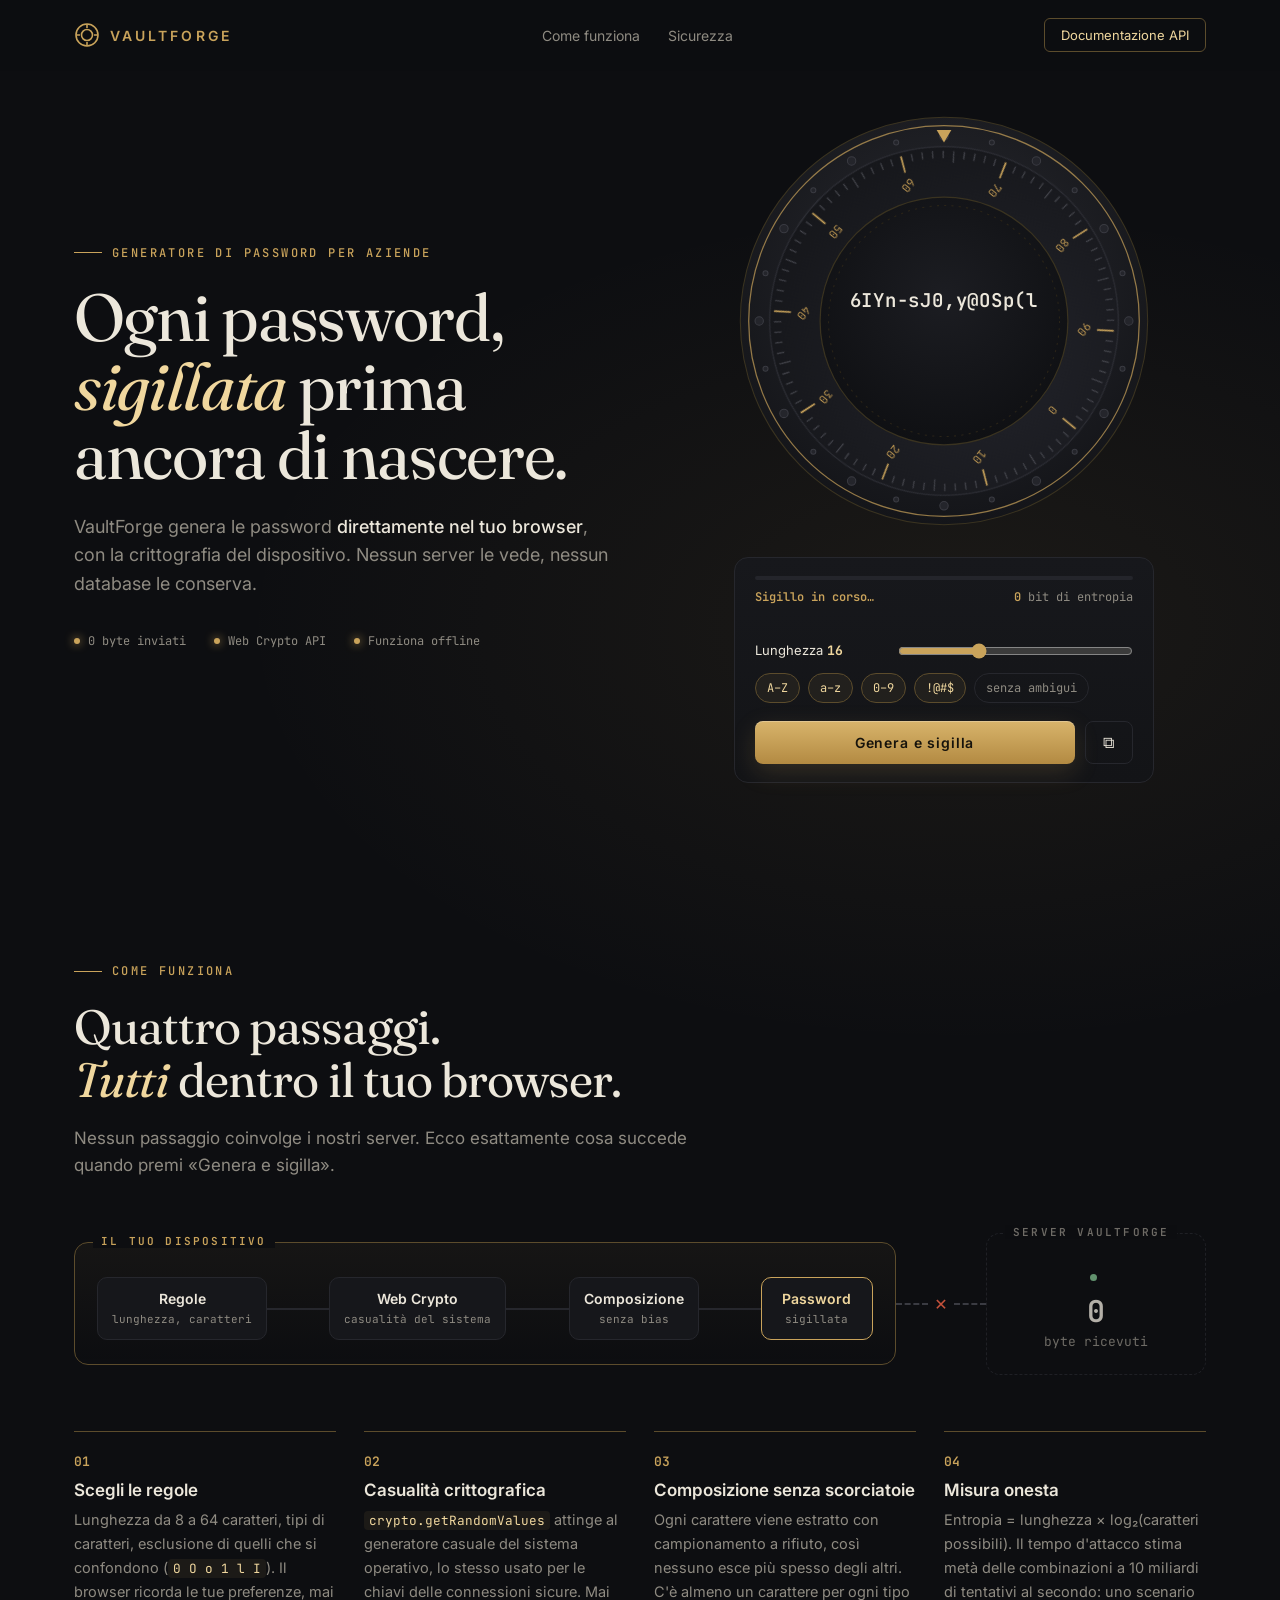
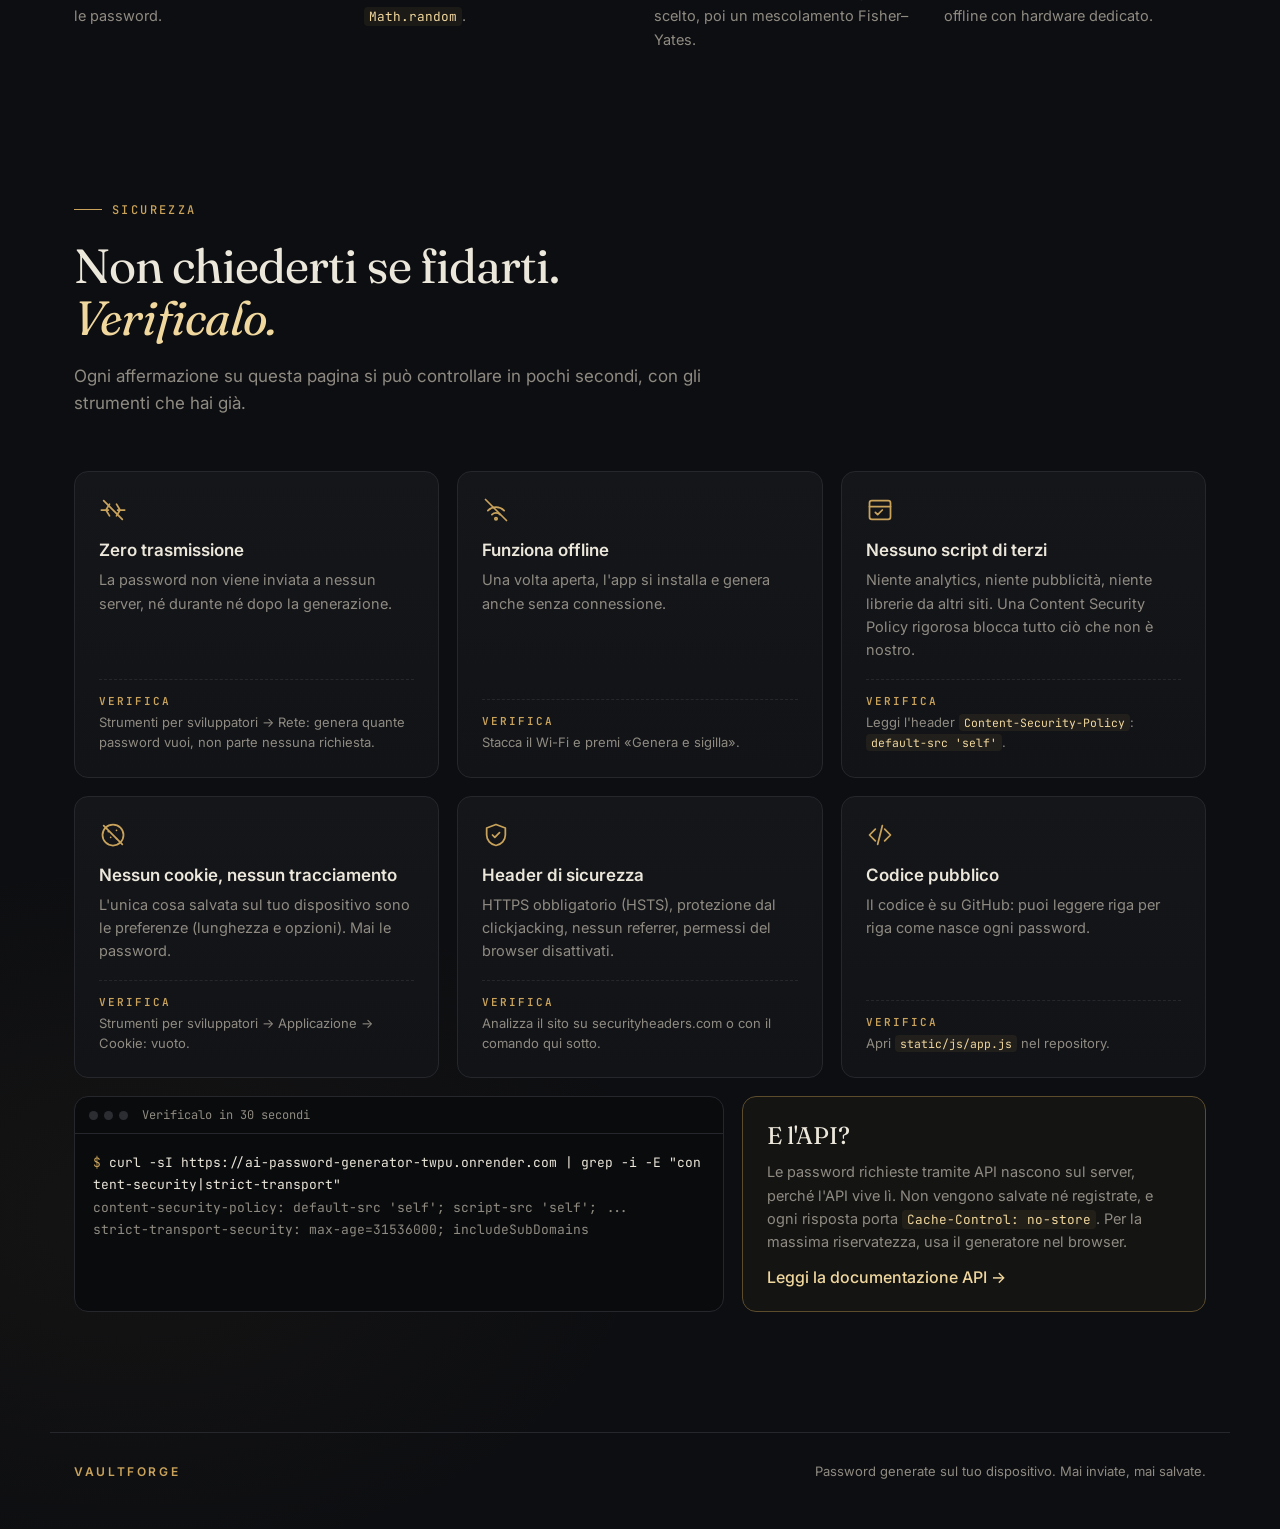
<file: docs/superpowers/specs/2026-11-05-restyling-caveau-prototipo.html>
<!DOCTYPE html>
<html lang="it">
<head>
<meta charset="utf-8">
<meta name="viewport" content="width=device-width, initial-scale=1">
<title>VaultForge · Caveau v5</title>
<link rel="preconnect" href="https://fonts.googleapis.com">
<link href="https://fonts.googleapis.com/css2?family=Fraunces:ital,opsz,wght@0,9..144,400;0,9..144,600;1,9..144,400;1,9..144,600&family=Inter:wght@400;500;600&family=JetBrains+Mono:wght@400;600&family=Space+Grotesk:wght@400;500;700&display=swap" rel="stylesheet">
<style>
  :root{
    --bg:#0d0e11; --surface:#15161a; --line:#26272d; --text:#ece7db; --muted:#8f8b82;
    --brass:#c9a35b; --brass-hi:#f0d79e; --brass-dim:#5c4c2c; --ok:#7fbf8e;
    --display:"Fraunces", Georgia, serif; --body:"Inter", system-ui, sans-serif;
    --mono:"JetBrains Mono", ui-monospace, Consolas, monospace;
  }
  body.t-tecnica{ --display:"Space Grotesk", system-ui, sans-serif; --body:"Space Grotesk", system-ui, sans-serif; }
  *{box-sizing:border-box;margin:0}
  body{background:
      radial-gradient(1200px 700px at 75% 20%, rgba(201,163,91,.08), transparent 60%),
      radial-gradient(900px 600px at 10% 90%, rgba(201,163,91,.04), transparent 60%),
      var(--bg);
    color:var(--text);font-family:var(--body);min-height:100vh;-webkit-font-smoothing:antialiased}
  .proto-bar{position:fixed;right:14px;bottom:14px;z-index:10;display:flex;gap:6px;align-items:center;
    background:#1b1c21;border:1px solid var(--line);border-radius:999px;padding:6px 8px 6px 14px;font:12px var(--body);color:var(--muted)}
  .proto-bar button{font:inherit;color:var(--text);background:transparent;border:1px solid var(--line);border-radius:999px;padding:5px 12px;cursor:pointer}
  .proto-bar button.on{background:var(--brass);color:#141414;border-color:var(--brass)}

  nav{display:flex;align-items:center;justify-content:space-between;max-width:1180px;margin:0 auto;padding:22px 24px}
  .logo{display:flex;align-items:center;gap:10px;font:600 14px var(--body);letter-spacing:.22em;color:var(--brass)}
  .links{display:flex;gap:28px;font-size:14px;color:var(--muted)}
  .links a{color:inherit;text-decoration:none}
  .ghost{border:1px solid var(--brass-dim);color:var(--brass-hi);padding:8px 16px;border-radius:6px;font-size:13px;text-decoration:none}

  .hero{max-width:1180px;margin:0 auto;padding:40px 24px 70px;display:grid;grid-template-columns:1.05fr 1fr;gap:56px;align-items:center}
  .eyebrow{font:500 12px var(--mono);letter-spacing:.2em;color:var(--brass);margin-bottom:22px;display:flex;align-items:center;gap:10px}
  .eyebrow::before{content:"";width:28px;height:1px;background:var(--brass)}
  h1{font-family:var(--display);font-weight:400;font-size:clamp(40px,5.2vw,68px);line-height:1.04;letter-spacing:-.02em}
  h1 em{font-style:italic;color:var(--brass-hi)}
  body.t-tecnica h1{font-weight:500;letter-spacing:-.035em}
  body.t-tecnica h1 em{font-style:normal}
  .lead{margin-top:22px;font-size:18px;line-height:1.6;color:var(--muted);max-width:30em}
  .lead b{color:var(--text);font-weight:500}
  .proofs{margin-top:34px;display:grid;grid-template-columns:repeat(3,auto);gap:10px 28px;justify-content:start}
  .proof{font:12px var(--mono);color:var(--muted);display:flex;gap:8px;align-items:center}
  .proof i{width:6px;height:6px;border-radius:50%;background:var(--brass);box-shadow:0 0 10px var(--brass)}

  .vault{display:flex;flex-direction:column;align-items:center}
  .dial-wrap{position:relative;width:min(420px,88vw);aspect-ratio:1}
  .dial-wrap svg{width:100%;height:100%;display:block;overflow:visible}
  .face{position:absolute;inset:0;display:flex;flex-direction:column;align-items:center;justify-content:center;pointer-events:none}
  .pw{font:600 19px var(--mono);letter-spacing:.02em;max-width:52%;text-align:center;line-height:1.5;word-break:break-all;color:var(--brass-dim)}
  .pw .ch{display:inline-block;min-width:.62em;transition:color .25s}
  .pw .ch.lock{color:var(--text);animation:flash .6s ease-out}
  @keyframes flash{0%{color:var(--brass-hi);text-shadow:0 0 14px var(--brass)}100%{text-shadow:none}}
  .stamp{margin-top:14px;font:600 10px var(--mono);letter-spacing:.32em;color:var(--brass);border:1.5px solid var(--brass);border-radius:3px;padding:5px 10px 5px 12px;opacity:0;transform:scale(1.9) rotate(-9deg)}
  .stamp.show{animation:stamp .42s cubic-bezier(.2,1.5,.4,1) forwards}
  @keyframes stamp{to{opacity:1;transform:scale(1) rotate(-6deg)}}
  .bolt{fill:#24252b;stroke:#3a3b42;transition:fill .2s, filter .2s}
  .bolt.on{fill:var(--brass);stroke:var(--brass-hi);filter:drop-shadow(0 0 5px var(--brass))}

  .panel{width:min(420px,88vw);margin-top:26px;background:linear-gradient(180deg,#17181c,#131417);border:1px solid var(--line);border-radius:14px;padding:18px 20px}
  .meter{height:4px;background:#24252b;border-radius:2px;overflow:hidden}
  .meter b{display:block;height:100%;width:0;background:linear-gradient(90deg,var(--brass-dim),var(--brass),var(--brass-hi));transition:width .9s cubic-bezier(.2,.8,.2,1)}
  .stats{display:flex;justify-content:space-between;margin-top:9px;font:12px var(--mono);color:var(--muted)}
  .stats strong{color:var(--brass-hi);font-weight:600}
  .crack{font-size:12.5px;color:var(--muted);margin-top:4px}
  .row{display:flex;align-items:center;justify-content:space-between;margin-top:18px;font-size:13px}
  input[type=range]{width:62%;accent-color:var(--brass)}
  .chips{display:flex;flex-wrap:wrap;gap:8px;margin-top:14px}
  .chip{font:12px var(--mono);padding:6px 11px;border-radius:999px;border:1px solid var(--line);color:var(--muted);cursor:pointer;user-select:none}
  .chip.on{border-color:var(--brass-dim);color:var(--brass-hi);background:rgba(201,163,91,.07)}
  .actions{display:flex;gap:10px;margin-top:18px}
  .gen{flex:1;font:600 14px var(--body);letter-spacing:.06em;background:linear-gradient(180deg,#d8b46b,#b38a42);color:#16130c;border:0;border-radius:8px;padding:13px;cursor:pointer;box-shadow:0 1px 0 rgba(255,255,255,.25) inset,0 8px 24px rgba(201,163,91,.18)}
  .gen:active{transform:translateY(1px)}
  /* Colore per livello di robustezza: ottone quando va bene, ocra e rosso mattone quando no */
  body{--lvl:var(--brass)}
  body[data-level="very-strong"]{--lvl:var(--brass-hi)}
  body[data-level="fair"]{--lvl:#d0883a}
  body[data-level="weak"]{--lvl:#c4513b}
  body[data-level="fair"] .meter b, body[data-level="weak"] .meter b{background:var(--lvl)}
  #label{color:var(--lvl);font-weight:600}
  .stats strong{color:var(--lvl)}
  .stamp{color:var(--lvl);border-color:var(--lvl)}
  body[data-level="weak"] .bolt.on, body[data-level="fair"] .bolt.on{fill:var(--lvl);stroke:var(--lvl);filter:drop-shadow(0 0 5px var(--lvl))}
  body[data-level="weak"] .crack{color:#e08a76}
  body.stale .pw{opacity:.3;filter:blur(1.5px);transition:opacity .3s,filter .3s}
  body.stale .meter b{background:repeating-linear-gradient(90deg,var(--brass-dim) 0 6px,transparent 6px 10px)}
  body.stale .gen{animation:nudge 1.6s ease-in-out infinite}
  @keyframes nudge{0%,100%{box-shadow:0 1px 0 rgba(255,255,255,.25) inset,0 0 0 0 rgba(201,163,91,.5)}50%{box-shadow:0 1px 0 rgba(255,255,255,.25) inset,0 0 0 6px rgba(201,163,91,0)}}
  .copy{width:48px;border-radius:8px;border:1px solid var(--line);background:transparent;color:var(--text);cursor:pointer;font-size:16px}

  .how{max-width:1180px;margin:0 auto;padding:10px 24px 90px}
  .how h2{font-family:var(--display);font-weight:400;font-size:30px;margin-bottom:26px}
  .steps{display:grid;grid-template-columns:repeat(3,1fr);gap:18px}
  .step{border:1px solid var(--line);border-radius:12px;padding:22px;background:rgba(255,255,255,.015)}
  .step span{font:12px var(--mono);color:var(--brass)}
  .step h3{font-size:17px;margin:10px 0 8px;font-weight:600}
  .step p{color:var(--muted);font-size:14px;line-height:1.6}
  html{scroll-behavior:smooth}
  nav{position:sticky;top:0;z-index:5;backdrop-filter:blur(10px);background:rgba(13,14,17,.72);max-width:none;border-bottom:1px solid transparent;padding:18px max(24px,calc((100% - 1180px)/2 + 24px))}
  nav.scrolled{border-bottom-color:var(--line)}
  .sec{max-width:1180px;margin:0 auto;padding:110px 24px 40px;scroll-margin-top:60px}
  .sec-head{max-width:640px;margin-bottom:54px}
  .sec h2{font-family:var(--display);font-weight:400;font-size:clamp(32px,3.8vw,48px);line-height:1.1;letter-spacing:-.02em}
  .sec h2 em{font-style:italic;color:var(--brass-hi)}
  .sec-lead{margin-top:18px;color:var(--muted);font-size:17px;line-height:1.6}
  code{font-family:var(--mono);font-size:.88em;color:var(--brass-hi);background:rgba(201,163,91,.08);padding:1px 5px;border-radius:4px}

  /* diagramma */
  .flow{display:grid;grid-template-columns:1fr 90px 220px;align-items:center;margin-bottom:56px}
  .device,.server{position:relative;border:1px solid var(--brass-dim);border-radius:14px;padding:34px 22px 24px;background:linear-gradient(180deg,rgba(201,163,91,.05),transparent)}
  .server{border-color:var(--line);border-style:dashed;background:none;text-align:center;opacity:.75}
  .device-label{position:absolute;top:-9px;left:18px;background:var(--bg);padding:0 8px;font:600 11px var(--mono);letter-spacing:.2em;color:var(--brass)}
  .server .device-label{color:var(--muted)}
  .pipe{display:flex;align-items:center}
  .node{flex:0 0 auto;border:1px solid var(--line);background:#16171b;border-radius:10px;padding:12px 14px;text-align:center;min-width:112px}
  .node b{display:block;font-size:14px;font-weight:600}
  .node small{font:11px var(--mono);color:var(--muted)}
  .node-final{border-color:var(--brass)}
  .node-final b{color:var(--brass-hi)}
  .wire{flex:1;height:2px;background:var(--line);position:relative;overflow:hidden;min-width:18px}
  .wire i{position:absolute;inset:0;width:40%;background:linear-gradient(90deg,transparent,var(--brass-hi),transparent);transform:translateX(-120%)}
  .flow.pulse .wire i{animation:pulse .5s ease-in forwards}
  .flow.pulse .wire:nth-of-type(2) i{animation-delay:0s}
  .flow.pulse .wire:nth-of-type(4) i{animation-delay:.35s}
  .flow.pulse .wire:nth-of-type(6) i{animation-delay:.7s}
  .flow.pulse .node-final{animation:glow .8s 1.05s ease-out}
  @keyframes pulse{to{transform:translateX(260%)}}
  @keyframes glow{0%{box-shadow:0 0 0 0 rgba(240,215,158,.6)}100%{box-shadow:0 0 0 14px rgba(240,215,158,0)}}
  .cut{display:flex;align-items:center;justify-content:center;gap:6px;color:#c4513b;font-style:normal}
  .cut span{flex:1;height:0;border-top:2px dashed #3a3b42}
  .cut em{font-style:normal;font-size:16px}
  .zero{font:13px var(--mono);color:var(--muted)}
  .zero strong{font-size:30px;color:var(--text);display:block;margin:6px 0 2px;font-weight:600}
  .live{display:inline-block;width:7px;height:7px;border-radius:50%;background:var(--ok);margin-right:6px;animation:blink 2s infinite}
  @keyframes blink{50%{opacity:.25}}

  .steps4{list-style:none;padding:0;display:grid;grid-template-columns:repeat(4,1fr);gap:28px}
  .steps4 li{border-top:1px solid var(--brass-dim);padding-top:18px}
  .steps4 span{font:600 13px var(--mono);color:var(--brass)}
  .steps4 h3{font-size:17px;font-weight:600;margin:10px 0 8px}
  .steps4 p{color:var(--muted);font-size:14.5px;line-height:1.65}

  /* sicurezza */
  .grid6{display:grid;grid-template-columns:repeat(3,1fr);gap:18px}
  .sc{border:1px solid var(--line);border-radius:14px;padding:24px;background:linear-gradient(180deg,#15161a,#121316);display:flex;flex-direction:column;transition:border-color .25s,transform .25s}
  .sc:hover{border-color:var(--brass-dim);transform:translateY(-2px)}
  .sc svg{width:28px;height:28px;fill:none;stroke:var(--brass);stroke-width:1.5;stroke-linecap:round;stroke-linejoin:round}
  .sc h3{font-size:17px;font-weight:600;margin:16px 0 8px}
  .sc p{color:var(--muted);font-size:14.5px;line-height:1.6;flex:1}
  .verify{margin-top:18px;padding-top:14px;border-top:1px dashed var(--line);font-size:13px;color:var(--muted);line-height:1.55}
  .verify b{display:block;font:600 11px var(--mono);letter-spacing:.18em;color:var(--brass);margin-bottom:4px;text-transform:uppercase}
  .sec-bottom{display:grid;grid-template-columns:1.4fr 1fr;gap:18px;margin-top:18px}
  .term{border:1px solid var(--line);border-radius:14px;overflow:hidden;background:#0a0b0d}
  .term-bar{display:flex;align-items:center;gap:6px;padding:10px 14px;border-bottom:1px solid var(--line);font:12px var(--mono);color:var(--muted)}
  .term-bar i{width:9px;height:9px;border-radius:50%;background:#2c2d33}
  .term-bar span{margin-left:8px}
  .term pre{padding:18px;font:13px/1.7 var(--mono);color:var(--text);white-space:pre-wrap;word-break:break-all}
  .term .p{color:var(--brass)} .term .o{color:var(--muted)}
  .api-note{border:1px solid var(--brass-dim);border-radius:14px;padding:24px;background:rgba(201,163,91,.04)}
  .api-note h3{font-family:var(--display);font-weight:400;font-size:24px;margin-bottom:10px}
  .api-note p{color:var(--muted);font-size:14.5px;line-height:1.6}
  .api-note a{display:inline-block;margin-top:14px;color:var(--brass-hi);text-decoration:none;font-weight:500}
  .foot{max-width:1180px;margin:80px auto 0;padding:30px 24px 50px;border-top:1px solid var(--line);display:flex;justify-content:space-between;color:var(--muted);font-size:13px}
  .logo.small{font-size:12px}

  /* comparsa allo scroll */
  .reveal{opacity:0;transform:translateY(18px);transition:opacity .7s ease,transform .7s cubic-bezier(.2,.8,.2,1)}
  .reveal.in{opacity:1;transform:none}
  @media (max-width:900px){
    .flow{grid-template-columns:1fr}.cut{transform:rotate(90deg);height:60px}.pipe{flex-direction:column;gap:0}.wire{width:2px;height:22px;min-width:0;flex:none}
    .steps4,.grid6,.sec-bottom{grid-template-columns:1fr}
  }
  .toast{position:fixed;left:50%;bottom:28px;transform:translate(-50%,20px);opacity:0;background:#1f2025;border:1px solid var(--brass-dim);color:var(--brass-hi);padding:10px 16px;border-radius:8px;font-size:13px;transition:.25s}
  .toast.show{opacity:1;transform:translate(-50%,0)}
  @media (max-width:900px){.hero{grid-template-columns:1fr;gap:18px;padding-top:20px}.hero-text{display:contents}.hero .eyebrow{order:1;margin-bottom:0}.hero h1{order:2;font-size:clamp(34px,9vw,44px)}.vault{order:3;margin:8px 0 12px}.hero .lead{order:4;margin-top:6px}.hero .proofs{order:5;margin-top:0}.links{display:none}.steps{grid-template-columns:1fr}.proofs{grid-template-columns:1fr}}
  @media (prefers-reduced-motion:reduce){*{animation-duration:.01ms!important;transition-duration:.01ms!important}}
</style>
</head>
<body class="t-classica">

<nav>
  <div class="logo">
    <svg width="26" height="26" viewBox="0 0 26 26" fill="none" stroke="#c9a35b" stroke-width="1.6"><circle cx="13" cy="13" r="11"/><circle cx="13" cy="13" r="5.5"/><path d="M13 2v4M13 20v4M2 13h4M20 13h4"/></svg>
    VAULTFORGE
  </div>
  <div class="links"><a href="#come-funziona">Come funziona</a><a href="#sicurezza">Sicurezza</a></div>
  <a class="ghost" href="#">Documentazione API</a>
</nav>

<section class="hero">
  <div class="hero-text">
    <div class="eyebrow">GENERATORE DI PASSWORD PER AZIENDE</div>
    <h1>Ogni password,<br><em>sigillata</em> prima<br>ancora di nascere.</h1>
    <p class="lead">VaultForge genera le password <b>direttamente nel tuo browser</b>, con la crittografia del dispositivo. Nessun server le vede, nessun database le conserva.</p>
    <div class="proofs">
      <div class="proof"><i></i>0 byte inviati</div>
      <div class="proof"><i></i>Web Crypto API</div>
      <div class="proof"><i></i>Funziona offline</div>
    </div>
  </div>

  <div class="vault">
    <div class="dial-wrap">
      <svg viewBox="0 0 400 400" aria-hidden="true">
        <defs>
          <radialGradient id="bezel" cx="50%" cy="40%" r="60%"><stop offset="0" stop-color="#2a2b31"/><stop offset="1" stop-color="#141519"/></radialGradient>
          <radialGradient id="ringg" cx="50%" cy="35%" r="65%"><stop offset="0" stop-color="#22232a"/><stop offset="1" stop-color="#16171b"/></radialGradient>
          <radialGradient id="faceg" cx="50%" cy="40%" r="60%"><stop offset="0" stop-color="#1c1d22"/><stop offset="1" stop-color="#0f1013"/></radialGradient>
        </defs>
        <circle cx="200" cy="200" r="194" fill="url(#bezel)" stroke="#3a3320" stroke-width="1"/>
        <circle cx="200" cy="200" r="186" fill="none" stroke="#c9a35b" stroke-width="1.2" opacity=".7"/>
        <g id="bolts"></g>
        <g id="ring">
          <circle cx="200" cy="200" r="166" fill="url(#ringg)" stroke="#2e2f36"/>
          <g id="ticks"></g>
        </g>
        <path d="M200 30 l-7 -12 h14 z" fill="#c9a35b"/>
        <circle cx="200" cy="200" r="118" fill="url(#faceg)" stroke="#3a3320" stroke-width="1.2"/>
        <circle cx="200" cy="200" r="110" fill="none" stroke="#2a2418" stroke-dasharray="2 5"/>
      </svg>
      <div class="face">
        <div id="pw" class="pw"></div>
        <div id="stamp" class="stamp">● SIGILLATA</div>
      </div>
    </div>

    <div class="panel">
      <div class="meter"><b id="meter"></b></div>
      <div class="stats"><span id="label">—</span><span><strong id="bits">0</strong> bit di entropia</span></div>
      <div class="crack" id="crack">&nbsp;</div>
      <div class="row"><span>Lunghezza <strong id="lenv" style="color:var(--brass-hi);font-family:var(--mono)">16</strong></span><input id="len" type="range" min="8" max="32" value="16"></div>
      <div class="chips">
        <span class="chip on" data-k="upper">A–Z</span><span class="chip on" data-k="lower">a–z</span>
        <span class="chip on" data-k="digits">0–9</span><span class="chip on" data-k="symbols">!@#$</span>
        <span class="chip" data-k="amb">senza ambigui</span>
      </div>
      <div class="actions">
        <button class="gen" id="gen">Genera e sigilla</button>
        <button class="copy" id="copy" title="Copia">⧉</button>
      </div>
    </div>
  </div>
</section>

<!-- ============ COME FUNZIONA ============ -->
<section class="sec" id="come-funziona">
  <div class="sec-head reveal">
    <div class="eyebrow">COME FUNZIONA</div>
    <h2>Quattro passaggi.<br><em>Tutti</em> dentro il tuo browser.</h2>
    <p class="sec-lead">Nessun passaggio coinvolge i nostri server. Ecco esattamente cosa succede quando premi «Genera e sigilla».</p>
  </div>

  <div class="flow reveal" id="flow" aria-hidden="true">
    <div class="device">
      <div class="device-label">IL TUO DISPOSITIVO</div>
      <div class="pipe">
        <div class="node"><b>Regole</b><small>lunghezza, caratteri</small></div>
        <div class="wire"><i></i></div>
        <div class="node"><b>Web Crypto</b><small>casualità del sistema</small></div>
        <div class="wire"><i></i></div>
        <div class="node"><b>Composizione</b><small>senza bias</small></div>
        <div class="wire"><i></i></div>
        <div class="node node-final"><b>Password</b><small>sigillata</small></div>
      </div>
    </div>
    <div class="cut"><span></span><em>✕</em><span></span></div>
    <div class="server">
      <div class="device-label">SERVER VAULTFORGE</div>
      <div class="zero"><span class="live"></span><strong>0</strong> byte ricevuti</div>
    </div>
  </div>

  <ol class="steps4">
    <li class="reveal"><span>01</span><h3>Scegli le regole</h3><p>Lunghezza da 8 a 64 caratteri, tipi di caratteri, esclusione di quelli che si confondono (<code>0 O o 1 l I</code>). Il browser ricorda le tue preferenze, mai le password.</p></li>
    <li class="reveal"><span>02</span><h3>Casualità crittografica</h3><p><code>crypto.getRandomValues</code> attinge al generatore casuale del sistema operativo, lo stesso usato per le chiavi delle connessioni sicure. Mai <code>Math.random</code>.</p></li>
    <li class="reveal"><span>03</span><h3>Composizione senza scorciatoie</h3><p>Ogni carattere viene estratto con campionamento a rifiuto, così nessuno esce più spesso degli altri. C'è almeno un carattere per ogni tipo scelto, poi un mescolamento Fisher–Yates.</p></li>
    <li class="reveal"><span>04</span><h3>Misura onesta</h3><p>Entropia = lunghezza × log₂(caratteri possibili). Il tempo d'attacco stima metà delle combinazioni a 10 miliardi di tentativi al secondo: uno scenario offline con hardware dedicato.</p></li>
  </ol>
</section>

<!-- ============ SICUREZZA ============ -->
<section class="sec" id="sicurezza">
  <div class="sec-head reveal">
    <div class="eyebrow">SICUREZZA</div>
    <h2>Non chiederti se fidarti.<br><em>Verificalo.</em></h2>
    <p class="sec-lead">Ogni affermazione su questa pagina si può controllare in pochi secondi, con gli strumenti che hai già.</p>
  </div>

  <div class="grid6">
    <article class="sc reveal">
      <svg viewBox="0 0 24 24"><path d="M2 12h6m8 0h6M9 7l-3 5 3 5M15 7l3 5-3 5"/><path d="M4 4l16 16"/></svg>
      <h3>Zero trasmissione</h3>
      <p>La password non viene inviata a nessun server, né durante né dopo la generazione.</p>
      <div class="verify"><b>Verifica</b> Strumenti per sviluppatori → Rete: genera quante password vuoi, non parte nessuna richiesta.</div>
    </article>
    <article class="sc reveal">
      <svg viewBox="0 0 24 24"><path d="M5 12.5a10 10 0 0 1 14 0M8.5 16a5 5 0 0 1 7 0"/><circle cx="12" cy="19.5" r="1"/><path d="M3 3l18 18"/></svg>
      <h3>Funziona offline</h3>
      <p>Una volta aperta, l'app si installa e genera anche senza connessione.</p>
      <div class="verify"><b>Verifica</b> Stacca il Wi-Fi e premi «Genera e sigilla».</div>
    </article>
    <article class="sc reveal">
      <svg viewBox="0 0 24 24"><rect x="3" y="4" width="18" height="16" rx="2"/><path d="M3 9h18M8 14l2 2 4-4"/></svg>
      <h3>Nessuno script di terzi</h3>
      <p>Niente analytics, niente pubblicità, niente librerie da altri siti. Una Content Security Policy rigorosa blocca tutto ciò che non è nostro.</p>
      <div class="verify"><b>Verifica</b> Leggi l'header <code>Content-Security-Policy</code>: <code>default-src 'self'</code>.</div>
    </article>
    <article class="sc reveal">
      <svg viewBox="0 0 24 24"><circle cx="12" cy="12" r="9"/><path d="M8 9h.01M15 8h.01M10 14h.01M15 15h.01"/><path d="M4 4l16 16"/></svg>
      <h3>Nessun cookie, nessun tracciamento</h3>
      <p>L'unica cosa salvata sul tuo dispositivo sono le preferenze (lunghezza e opzioni). Mai le password.</p>
      <div class="verify"><b>Verifica</b> Strumenti per sviluppatori → Applicazione → Cookie: vuoto.</div>
    </article>
    <article class="sc reveal">
      <svg viewBox="0 0 24 24"><path d="M12 3l8 3v6c0 4.5-3.4 8.2-8 9-4.6-.8-8-4.5-8-9V6z"/><path d="M9 12l2 2 4-4"/></svg>
      <h3>Header di sicurezza</h3>
      <p>HTTPS obbligatorio (HSTS), protezione dal clickjacking, nessun referrer, permessi del browser disattivati.</p>
      <div class="verify"><b>Verifica</b> Analizza il sito su securityheaders.com o con il comando qui sotto.</div>
    </article>
    <article class="sc reveal">
      <svg viewBox="0 0 24 24"><path d="M8 7l-5 5 5 5M16 7l5 5-5 5M14 4l-4 16"/></svg>
      <h3>Codice pubblico</h3>
      <p>Il codice è su GitHub: puoi leggere riga per riga come nasce ogni password.</p>
      <div class="verify"><b>Verifica</b> Apri <code>static/js/app.js</code> nel repository.</div>
    </article>
  </div>

  <div class="sec-bottom">
    <div class="term reveal">
      <div class="term-bar"><i></i><i></i><i></i><span>Verificalo in 30 secondi</span></div>
<pre><span class="p">$</span> curl -sI https://ai-password-generator-twpu.onrender.com | grep -i -E "content-security|strict-transport"
<span class="o">content-security-policy: default-src 'self'; script-src 'self'; ...
strict-transport-security: max-age=31536000; includeSubDomains</span></pre>
    </div>
    <aside class="api-note reveal">
      <h3>E l'API?</h3>
      <p>Le password richieste tramite API nascono sul server, perché l'API vive lì. Non vengono salvate né registrate, e ogni risposta porta <code>Cache-Control: no-store</code>. Per la massima riservatezza, usa il generatore nel browser.</p>
      <a href="#">Leggi la documentazione API →</a>
    </aside>
  </div>
</section>

<footer class="foot">
  <div class="logo small">VAULTFORGE</div>
  <span>Password generate sul tuo dispositivo. Mai inviate, mai salvate.</span>
</footer>
<div class="toast" id="toast">Copiata negli appunti</div>

<script>
const $ = s => document.querySelector(s);
const NS = "http://www.w3.org/2000/svg";
const C = 200;
const polar = (r, deg) => { const a = (deg - 90) * Math.PI / 180; return [C + r * Math.cos(a), C + r * Math.sin(a)]; };

// ticks on rotating ring
const ticks = $("#ticks");
for (let i = 0; i < 100; i++) {
  const deg = i * 3.6, major = i % 10 === 0, mid = i % 5 === 0;
  const [x1, y1] = polar(162, deg), [x2, y2] = polar(major ? 146 : mid ? 151 : 155, deg);
  const l = document.createElementNS(NS, "line");
  Object.entries({x1, y1, x2, y2, stroke: major ? "#c9a35b" : "#4a4b52", "stroke-width": major ? 1.6 : 1}).forEach(([k, v]) => l.setAttribute(k, v));
  ticks.appendChild(l);
  if (major) {
    const [tx, ty] = polar(134, deg);
    const t = document.createElementNS(NS, "text");
    t.setAttribute("x", tx); t.setAttribute("y", ty + 4); t.setAttribute("text-anchor", "middle");
    t.setAttribute("fill", "#b89350"); t.setAttribute("font-size", "11"); t.setAttribute("font-family", "JetBrains Mono, monospace");
    t.textContent = i; ticks.appendChild(t);
  }
}
// bolts on bezel
const boltsG = $("#bolts"), bolts = [];
for (let i = 0; i < 24; i++) {
  const [x, y] = polar(176, i * 15);
  const c = document.createElementNS(NS, "circle");
  c.setAttribute("cx", x); c.setAttribute("cy", y); c.setAttribute("r", i % 2 ? 2.4 : 4); c.setAttribute("class", "bolt");
  boltsG.appendChild(c); bolts.push(c);
}

// password generation (Web Crypto, no modulo bias)
const SETS = { upper: "ABCDEFGHIJKLMNOPQRSTUVWXYZ", lower: "abcdefghijklmnopqrstuvwxyz", digits: "0123456789", symbols: "!@#$%^&*()-_=+[]{};:,.?" };
const AMB = /[0Oo1lI]/g;
const opts = { upper: true, lower: true, digits: true, symbols: true, amb: false };
const rnd = n => { const lim = Math.floor(2 ** 32 / n) * n, b = new Uint32Array(1); do crypto.getRandomValues(b); while (b[0] >= lim); return b[0] % n; };
function pools() { return Object.keys(SETS).filter(k => opts[k]).map(k => opts.amb ? SETS[k].replace(AMB, "") : SETS[k]); }
function makePw(len) {
  const ps = pools(), all = ps.join(""), out = ps.map(p => p[rnd(p.length)]);
  while (out.length < len) out.push(all[rnd(all.length)]);
  for (let i = out.length - 1; i > 0; i--) { const j = rnd(i + 1); [out[i], out[j]] = [out[j], out[i]]; }
  return { pw: out.join(""), bits: len * Math.log2(all.length) };
}
function crackText(bits) {
  const years = 2 ** (bits - 1) / 1e10 / 31557600;
  if (years > 1.38e10) return "Più a lungo dell'età dell'universo, a 10 miliardi di tentativi al secondo.";
  if (years > 1e6) return "Circa " + (years / 1e6).toLocaleString("it-IT", {maximumFractionDigits: 0}) + " milioni di anni per forzarla.";
  if (years > 1) return "Circa " + Math.round(years).toLocaleString("it-IT") + " anni per forzarla.";
  return "Meno di un anno per forzarla: aumenta la lunghezza.";
}
// Stesse soglie di generator.py / app.js: <50 debole, <70 discreta, <100 forte, oltre molto forte.
const level = b => b >= 100 ? "very-strong" : b >= 70 ? "strong" : b >= 50 ? "fair" : "weak";
const LABELS = { "very-strong": "Molto forte", strong: "Forte", fair: "Discreta", weak: "Debole" };
const label = b => { document.body.dataset.level = level(b); return LABELS[level(b)]; };

let current = "", ringAngle = 0, running = false;
const ring = $("#ring");
function spinRing() {
  const a1 = ringAngle + 360 + Math.random() * 180, a2 = a1 - 270 - Math.random() * 120, a3 = a2 + 90 + Math.random() * 90;
  ring.animate([
    { transform: `rotate(${ringAngle}deg)` }, { transform: `rotate(${a1}deg)`, offset: .45 },
    { transform: `rotate(${a2}deg)`, offset: .8 }, { transform: `rotate(${a3}deg)` }
  ], { duration: 1500, easing: "cubic-bezier(.45,.05,.25,1)", fill: "forwards" }).finished.then(() => {});
  ring.style.transformOrigin = "200px 200px";
  ringAngle = a3;
}
function run() {
  if (running) return; running = true;
  const len = +$("#len").value, { pw, bits } = makePw(len);
  current = pw;
  const el = $("#pw"); el.innerHTML = "";
  const lines = len <= 16 ? 1 : len <= 32 ? 2 : 3, perLine = Math.ceil(len / lines); el.style.fontSize = Math.min(19, el.parentElement.clientWidth * 0.5 / (perLine * 0.62)) + "px";
  const chars = [...pw].map(() => { const s = document.createElement("span"); s.className = "ch"; el.appendChild(s); return s; });
  const all = pools().join("");
  $("#stamp").classList.remove("show"); bolts.forEach(b => b.classList.remove("on"));
  $("#meter").style.width = "0"; $("#bits").textContent = "0"; $("#label").textContent = "Sigillo in corso…"; $("#crack").innerHTML = "&nbsp;";
  spinRing();
  const t0 = performance.now(), lockStart = 500, lockSpan = 900;
  const locked = new Array(len).fill(false);
  (function frame(now) {
    const t = now - t0;
    chars.forEach((s, i) => {
      if (locked[i]) return;
      if (t > lockStart + i * (lockSpan / len)) { s.textContent = pw[i]; s.classList.add("lock"); locked[i] = true; }
      else s.textContent = all[rnd(all.length)];
    });
    if (locked.every(Boolean)) return seal(bits);
    requestAnimationFrame(frame);
  })(t0);
}
function seal(bits) {
  bolts.forEach((b, i) => setTimeout(() => b.classList.add("on"), i * 22));
  setTimeout(() => {
    $("#stamp").textContent = level(bits) === "weak" ? "● DEBOLE" : level(bits) === "fair" ? "● FRAGILE" : "● SIGILLATA";
    $("#stamp").classList.add("show");
    $("#meter").style.width = Math.min(100, bits / 1.3) + "%";
    $("#label").textContent = label(bits);
    $("#crack").textContent = crackText(bits);
    const t0 = performance.now(), target = bits;
    (function count(now) { const p = Math.min(1, (now - t0) / 700); $("#bits").textContent = (target * (1 - (1 - p) ** 3)).toFixed(1); if (p < 1) requestAnimationFrame(count); else running = false; })(t0);
  }, 24 * 22 + 60);
}

// Cambiare le opzioni NON genera: la password attuale si "dissigilla" e il bottone invita a rigenerare.
function markStale() {
  if (running) return;
  document.body.classList.add("stale");
  $("#stamp").classList.remove("show");
  bolts.forEach(b => b.classList.remove("on"));
  const bits = +$("#len").value * Math.log2(pools().join("").length);
  $("#meter").style.width = Math.min(100, bits / 1.3) + "%";
  $("#bits").textContent = bits.toFixed(1);
  $("#label").textContent = "Anteprima: " + label(bits).toLowerCase();
  $("#crack").textContent = "Opzioni cambiate. Premi «Genera e sigilla» per una nuova password.";
}
$("#gen").onclick = () => { document.body.classList.remove("stale"); run(); };
$("#len").oninput = e => { $("#lenv").textContent = e.target.value; markStale(); };
document.querySelectorAll(".chip").forEach(c => c.onclick = () => {
  const k = c.dataset.k; if (k !== "amb" && opts[k] && pools().length === 1) return;
  opts[k] = !opts[k]; c.classList.toggle("on", opts[k]); markStale();
});
$("#copy").onclick = () => { navigator.clipboard?.writeText(current); const t = $("#toast"); t.classList.add("show"); setTimeout(() => t.classList.remove("show"), 1600); };
document.querySelectorAll(".proto-bar button").forEach(b => b.onclick = () => {
  document.body.className = b.dataset.t;
  document.querySelectorAll(".proto-bar button").forEach(x => x.classList.toggle("on", x === b));
});
// comparsa delle sezioni allo scroll
const io = new IntersectionObserver(es => es.forEach(e => { if (e.isIntersecting) { e.target.classList.add("in"); io.unobserve(e.target); } }), { threshold: .15 });
document.querySelectorAll(".reveal").forEach((el, i) => { el.style.transitionDelay = (i % 3) * 80 + "ms"; io.observe(el); });
// il diagramma "rivive" la generazione: quando compare e a ogni nuova password
const flow = $("#flow");
const pulseFlow = () => { flow.classList.remove("pulse"); void flow.offsetWidth; flow.classList.add("pulse"); };
new IntersectionObserver(es => es.forEach(e => e.isIntersecting && pulseFlow()), { threshold: .5 }).observe(flow);
$("#gen").addEventListener("click", pulseFlow);
addEventListener("scroll", () => document.querySelector("nav").classList.toggle("scrolled", scrollY > 10), { passive: true });
setTimeout(run, 400);
</script>
</body>
</html>
</file>
